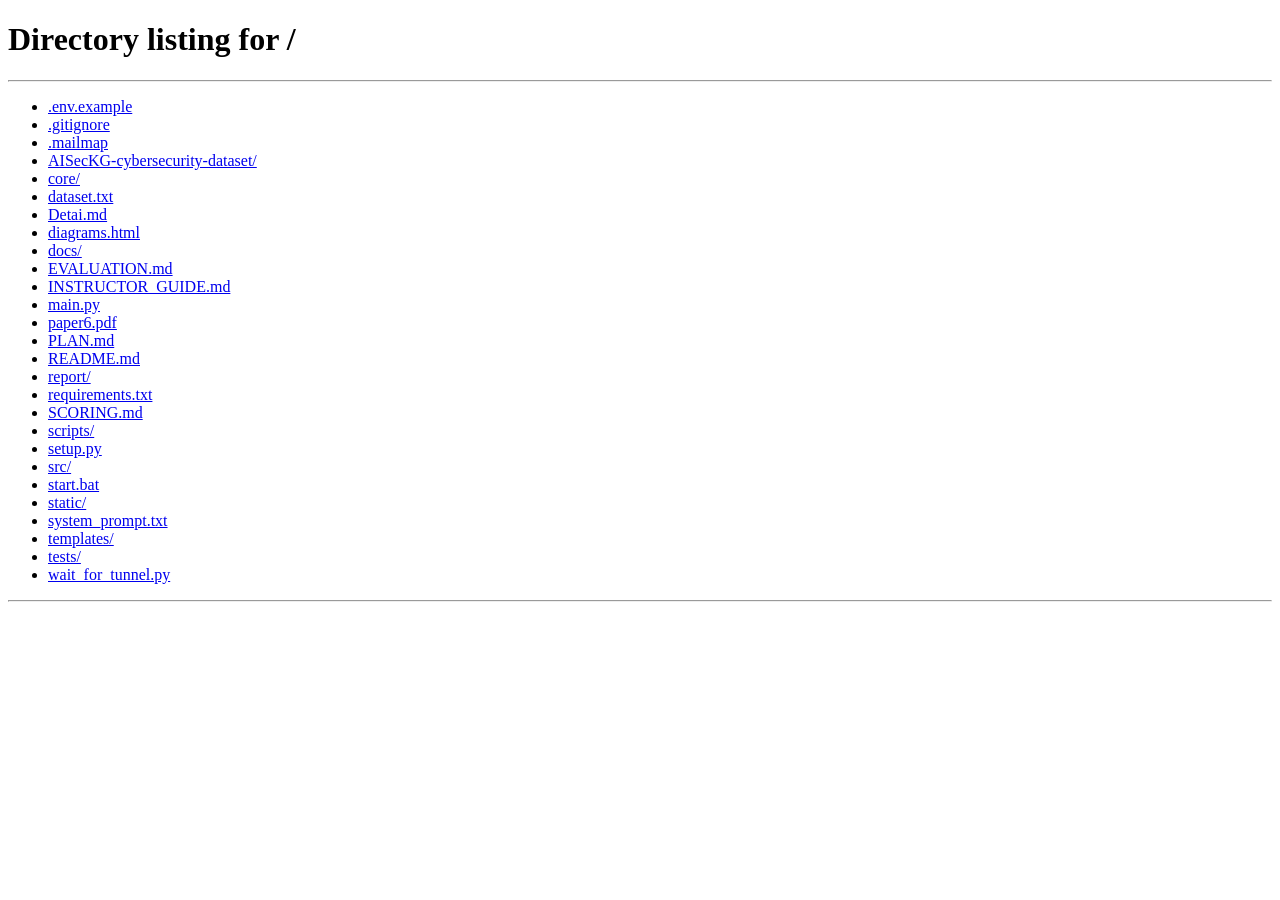
<file: templates/admin.html>
<!DOCTYPE html>
<html lang="en">
<head>
<meta charset="UTF-8">
<meta name="viewport" content="width=device-width, initial-scale=1.0">
<title>Admin Panel — Tysor Security AI</title>
<link rel="stylesheet" href="/static/style.css">
<style>
.admin-app { display: flex; height: 100vh; }

/* Sidebar */
.admin-sidebar { width: 280px; min-width: 280px; background: var(--sidebar-bg); display: flex; flex-direction: column; border-right: 1px solid var(--border-color); overflow: hidden; }
.admin-sidebar-brand { padding: 16px 16px 12px; border-bottom: 1px solid var(--border-color); }
.admin-sidebar-brand .brand-top { display: flex; align-items: center; gap: 10px; }
.admin-sidebar-brand .brand-icon { width: 34px; height: 34px; border-radius: 10px; background: var(--accent); color: #fff; display: flex; align-items: center; justify-content: center; font-size: 18px; flex-shrink: 0; }
.admin-sidebar-brand .brand-text { line-height: 1.2; }
.admin-sidebar-brand .brand-title { font-size: 15px; font-weight: 700; color: var(--sidebar-text-hover); }
.admin-sidebar-brand .brand-sub { font-size: 11px; color: var(--text-muted); letter-spacing: 0.3px; }

.admin-nav { flex: 1; padding: 8px; overflow-y: auto; }
.admin-nav-item { display: flex; align-items: center; gap: 10px; padding: 9px 12px; margin-bottom: 2px; border-radius: 8px; cursor: pointer; font-size: 13px; color: var(--sidebar-text); transition: all 0.12s; border: none; background: none; width: 100%; text-align: left; font-family: inherit; }
.admin-nav-item:hover { background: var(--sidebar-hover); color: var(--sidebar-text-hover); }
.admin-nav-item.active { background: var(--accent); color: #fff; font-weight: 500; }
.admin-nav-item .nav-icon { font-size: 15px; width: 20px; text-align: center; }
.admin-nav-item .nav-tag { margin-left: auto; font-size: 10px; padding: 1px 7px; border-radius: 20px; background: var(--sidebar-hover); color: var(--text-muted); }
.admin-nav-item.active .nav-tag { background: rgba(255,255,255,0.2); color: #fff; }

.admin-sidebar-user { border-top: 1px solid var(--border-color); padding: 10px 12px; display: flex; align-items: center; gap: 10px; }
.admin-sidebar-user .user-avatar { width: 32px; height: 32px; border-radius: 8px; background: var(--accent); color: #fff; display: flex; align-items: center; justify-content: center; font-size: 14px; font-weight: 600; flex-shrink: 0; }
.admin-sidebar-user .user-meta { flex: 1; min-width: 0; }
.admin-sidebar-user .user-name { font-size: 13px; font-weight: 500; color: var(--sidebar-text-hover); white-space: nowrap; overflow: hidden; text-overflow: ellipsis; }
.admin-sidebar-user .user-role { font-size: 11px; color: var(--accent); font-weight: 500; }
.admin-logout-btn { background: none; border: none; color: var(--text-muted); cursor: pointer; padding: 6px; border-radius: 6px; display: flex; transition: all 0.12s; }
.admin-logout-btn:hover { color: var(--danger); background: rgba(239,83,80,0.1); }

/* Main */
.admin-main { flex: 1; display: flex; flex-direction: column; min-width: 0; background: var(--main-bg); }
.admin-topbar { display: flex; align-items: center; justify-content: space-between; padding: 0 24px; height: 56px; flex-shrink: 0; border-bottom: 1px solid var(--border-color); background: var(--sidebar-bg); }
.admin-topbar-left { display: flex; align-items: center; gap: 12px; }
.admin-topbar-left h1 { font-size: 17px; font-weight: 600; color: var(--text-primary); }
.admin-topbar-breadcrumb { font-size: 12px; color: var(--text-muted); }
.admin-topbar-right { display: flex; align-items: center; gap: 10px; }
.admin-topbar-right .username { font-size: 12px; color: var(--text-secondary); }
.btn-back-chat { padding: 6px 14px; background: var(--user-bubble); color: var(--text-primary); border-radius: 6px; text-decoration: none; font-size: 12px; font-weight: 500; transition: background 0.12s; white-space: nowrap; }
.btn-back-chat:hover { background: var(--border-color); }

.admin-content { flex: 1; overflow-y: auto; padding: 24px; }
.admin-content-inner { max-width: 1100px; }
.admin-section-desc { font-size: 13px; color: var(--text-secondary); margin-bottom: 20px; line-height: 1.5; }

/* Cards */
.admin-card { background: var(--sidebar-bg); border: 1px solid var(--border-color); border-radius: 12px; overflow: hidden; }
.admin-card-header { padding: 14px 18px; border-bottom: 1px solid var(--border-color); font-size: 13px; font-weight: 600; color: var(--text-primary); display: flex; align-items: center; gap: 8px; }
.admin-card-header .card-icon { width: 18px; text-align: center; font-size: 15px; }

/* Stats */
.admin-stats-grid { display: grid; grid-template-columns: repeat(auto-fill, minmax(170px, 1fr)); gap: 14px; margin-bottom: 24px; }
.admin-stat-card { background: var(--sidebar-bg); border: 1px solid var(--border-color); border-radius: 12px; padding: 18px 16px; transition: border-color 0.15s, transform 0.15s; }
.admin-stat-card:hover { border-color: var(--text-muted); transform: translateY(-1px); }
.admin-stat-card .stat-row { display: flex; align-items: flex-start; justify-content: space-between; }
.admin-stat-card .stat-icon { width: 38px; height: 38px; border-radius: 10px; display: flex; align-items: center; justify-content: center; font-size: 18px; flex-shrink: 0; }
.admin-stat-card .stat-icon.c1 { background: rgba(34,197,94,0.12); }
.admin-stat-card .stat-icon.c2 { background: rgba(59,130,246,0.12); }
.admin-stat-card .stat-icon.c3 { background: rgba(168,85,247,0.12); }
.admin-stat-card .stat-icon.c4 { background: rgba(245,158,11,0.12); }
.admin-stat-card .stat-icon.c5 { background: rgba(236,72,153,0.12); }
.admin-stat-card .stat-icon.c6 { background: rgba(6,182,212,0.12); }
.admin-stat-card .stat-val { font-size: 30px; font-weight: 700; color: var(--text-primary); line-height: 1; }
.admin-stat-card .stat-lbl { font-size: 12px; color: var(--text-secondary); margin-top: 6px; font-weight: 500; }
.admin-stat-card .stat-sub { font-size: 11px; margin-top: 6px; padding: 2px 8px; border-radius: 20px; display: inline-block; }

/* Tables */
.admin-table-wrap { overflow-x: auto; }
.admin-table { width: 100%; border-collapse: collapse; font-size: 13px; }
.admin-table thead th { text-align: left; padding: 10px 14px; font-size: 11px; font-weight: 600; text-transform: uppercase; letter-spacing: 0.5px; color: var(--text-muted); border-bottom: 1px solid var(--border-color); background: var(--main-bg); white-space: nowrap; }
.admin-table tbody tr { border-bottom: 1px solid var(--border-color); transition: background 0.1s; }
.admin-table tbody tr:last-child { border-bottom: none; }
.admin-table tbody tr:hover { background: var(--sidebar-hover); }
.admin-table tbody td { padding: 10px 14px; vertical-align: middle; color: var(--text-primary); }
.admin-table .cell-name { font-weight: 500; white-space: nowrap; }
.admin-table .cell-mono { font-family: var(--font-mono); font-size: 12px; color: var(--text-secondary); }
.admin-table .cell-sm { font-size: 12px; color: var(--text-secondary); }

/* Badges */
.role-badge { display: inline-flex; align-items: center; gap: 4px; padding: 2px 10px; border-radius: 20px; font-size: 11px; font-weight: 500; }
.role-badge.admin { background: rgba(16,163,127,0.12); color: var(--accent); }
.role-badge.user { background: var(--sidebar-hover); color: var(--text-secondary); }
.status-dot { display: inline-flex; align-items: center; gap: 5px; font-size: 12px; }
.status-dot::before { content: ''; width: 7px; height: 7px; border-radius: 50%; flex-shrink: 0; }
.status-dot.online::before { background: #22c55e; }
.status-dot.offline::before { background: var(--text-muted); }
.status-dot.active::before { background: #22c55e; }
.status-dot.inactive::before { background: var(--text-muted); }

.action-btn { background: none; border: none; cursor: pointer; padding: 5px 8px; border-radius: 6px; font-size: 13px; color: var(--text-muted); transition: all 0.12s; display: inline-flex; align-items: center; gap: 4px; }
.action-btn:hover { background: var(--sidebar-hover); color: var(--text-primary); }
.action-btn.danger:hover { color: var(--danger); background: rgba(239,83,80,0.1); }
.action-btn.success:hover { color: #22c55e; background: rgba(34,197,94,0.1); }
.action-btn .btn-label { font-size: 11px; }

/* Model pull */
.model-pull-area { display: flex; gap: 8px; margin-bottom: 14px; }
.model-pull-area input { flex: 1; padding: 9px 14px; background: var(--input-bg); border: 1px solid var(--input-border); border-radius: 8px; color: var(--text-primary); font-size: 13px; outline: none; }
.model-pull-area input:focus { border-color: var(--accent); }
.model-pull-area input::placeholder { color: var(--text-muted); }
.btn-pull-model { padding: 9px 20px; background: var(--accent); color: #fff; border: none; border-radius: 8px; cursor: pointer; font-size: 13px; font-weight: 500; white-space: nowrap; transition: background 0.12s; }
.btn-pull-model:hover { background: var(--accent-hover); }
.btn-pull-model:disabled { opacity: 0.5; cursor: not-allowed; }
.model-pull-status { font-size: 12px; margin-bottom: 12px; min-height: 18px; color: var(--text-secondary); }
.model-pull-status.pulling { color: var(--accent); }
.model-pull-status.success { color: #22c55e; }
.model-pull-status.error { color: #ef4444; }
.pull-progress-bar { height: 3px; border-radius: 2px; background: var(--border-color); margin-bottom: 12px; overflow: hidden; display: none; }
.pull-progress-bar .fill { height: 100%; background: var(--accent); border-radius: 2px; transition: width 0.3s ease; }
.size-badge { font-family: var(--font-mono); font-size: 12px; color: var(--text-muted); }

/* Search inputs */
.search-input { padding: 6px 12px; background: var(--input-bg); border: 1px solid var(--input-border); border-radius: 8px; color: var(--text-primary); font-size: 12px; outline: none; }
.search-input:focus { border-color: var(--accent); }
.search-input::placeholder { color: var(--text-muted); }
.search-input option { background: var(--main-bg); color: var(--text-primary); }
.badge-count { margin-left: auto; font-size: 11px; font-weight: 400; color: var(--text-muted); }

/* Catalog suggestions */
.catalog-suggestions { position: absolute; top: 100%; left: 0; right: 0; background: var(--main-bg); border: 1px solid var(--border-color); border-radius: 8px; max-height: 200px; overflow-y: auto; z-index: 100; margin-top: 2px; box-shadow: 0 8px 24px rgba(0,0,0,0.4); }
.catalog-suggestions .cs-item { display: flex; align-items: center; gap: 8px; padding: 8px 14px; cursor: pointer; font-size: 13px; color: var(--text-primary); transition: background 0.1s; }
.catalog-suggestions .cs-item:hover { background: var(--sidebar-hover); }
.catalog-suggestions .cs-item .cs-cat { font-size: 10px; color: var(--text-muted); margin-left: auto; }
.catalog-suggestions .cs-item .cs-dot { width: 6px; height: 6px; border-radius: 50%; flex-shrink: 0; }

/* Event badges */
.event-badge { font-size: 11px; padding: 2px 10px; border-radius: 20px; font-weight: 500; display: inline-block; }
.event-badge.login { background: rgba(59,130,246,0.1); color: #3b82f6; }
.event-badge.register { background: rgba(34,197,94,0.1); color: #22c55e; }
.event-badge.logout { background: var(--sidebar-hover); color: var(--text-secondary); }
.event-badge.chat { background: rgba(168,85,247,0.1); color: #a855f7; }
.event-badge.admin { background: rgba(245,158,11,0.1); color: #f59e0b; }
.event-badge.login_failed { background: rgba(239,83,80,0.1); color: #ef4444; }
.event-badge.chat_message { background: rgba(16,163,127,0.1); color: var(--accent); }

/* Activity feed */
.activity-feed { padding: 8px 0; }
.activity-item { display: flex; align-items: flex-start; gap: 12px; padding: 10px 14px; border-bottom: 1px solid var(--border-color); transition: background 0.1s; }
.activity-item:last-child { border-bottom: none; }
.activity-item:hover { background: var(--sidebar-hover); }
.activity-item .ai-dot { width: 8px; height: 8px; border-radius: 50%; margin-top: 5px; flex-shrink: 0; }
.activity-item .ai-dot.event { background: var(--accent); }
.activity-item .ai-dot.message { background: #a855f7; }
.activity-item .ai-body { flex: 1; min-width: 0; }
.activity-item .ai-header { display: flex; align-items: center; gap: 8px; margin-bottom: 2px; }
.activity-item .ai-username { font-size: 12px; font-weight: 600; color: var(--text-primary); }
.activity-item .ai-event { font-size: 11px; }
.activity-item .ai-detail { font-size: 12px; color: var(--text-secondary); overflow: hidden; text-overflow: ellipsis; white-space: nowrap; }
.activity-item .ai-time { font-size: 11px; color: var(--text-muted); flex-shrink: 0; white-space: nowrap; }

/* Top users */
.top-users-grid { display: grid; gap: 6px; padding: 6px 0; }
.top-user-item { display: flex; align-items: center; gap: 10px; padding: 8px 12px; border-radius: 8px; transition: background 0.1s; cursor: pointer; }
.top-user-item:hover { background: var(--sidebar-hover); }
.top-user-item .tu-rank { width: 20px; text-align: center; font-size: 12px; font-weight: 600; color: var(--text-muted); }
.top-user-item .tu-rank.gold { color: #f59e0b; }
.top-user-item .tu-rank.silver { color: #94a3b8; }
.top-user-item .tu-rank.bronze { color: #cd7f32; }
.top-user-item .tu-avatar { width: 28px; height: 28px; border-radius: 8px; background: var(--sidebar-hover); display: flex; align-items: center; justify-content: center; font-size: 12px; color: var(--text-primary); flex-shrink: 0; font-weight: 600; }
.top-user-item .tu-name { flex: 1; font-size: 13px; font-weight: 500; color: var(--text-primary); }
.top-user-item .tu-msgs { font-size: 12px; color: var(--text-muted); font-family: var(--font-mono); }
.top-user-item .tu-bar { width: 60px; height: 4px; border-radius: 2px; background: var(--border-color); overflow: hidden; }
.top-user-item .tu-bar .fill { height: 100%; border-radius: 2px; background: var(--accent); }

/* Message chart */
.msg-chart { display: flex; align-items: flex-end; gap: 4px; height: 60px; padding: 6px 0; }
.msg-chart .bar { flex: 1; border-radius: 3px 3px 0 0; min-height: 4px; transition: height 0.3s; background: var(--accent); opacity: 0.7; }
.msg-chart .bar:hover { opacity: 1; }

/* Dashboard row */
.dash-row { display: grid; grid-template-columns: 1fr 1fr; gap: 16px; margin-bottom: 16px; }
.dash-panel { background: var(--sidebar-bg); border: 1px solid var(--border-color); border-radius: 12px; padding: 16px; }
.dash-panel h3 { font-size: 13px; font-weight: 600; color: var(--text-primary); margin-bottom: 10px; display: flex; align-items: center; gap: 8px; }
.dash-panel .panel-sub { font-size: 11px; color: var(--text-muted); margin-left: auto; font-weight: 400; }

/* User detail modal */
.user-modal-overlay { position: fixed; inset: 0; z-index: 300; display: flex; align-items: flex-start; justify-content: center; padding-top: 40px; }
.user-modal-backdrop { position: absolute; inset: 0; background: rgba(0,0,0,0.6); }
.user-modal { position: relative; background: var(--main-bg); border: 1px solid var(--border-color); border-radius: 14px; width: 95%; max-width: 800px; max-height: 85vh; box-shadow: 0 20px 60px rgba(0,0,0,0.5); display: flex; flex-direction: column; overflow: hidden; }
.user-modal-header { display: flex; align-items: center; gap: 14px; padding: 18px 20px; border-bottom: 1px solid var(--border-color); }
.user-modal-header .um-avatar { width: 40px; height: 40px; border-radius: 10px; background: var(--accent); color: #fff; display: flex; align-items: center; justify-content: center; font-size: 18px; font-weight: 600; }
.user-modal-header .um-info { flex: 1; }
.user-modal-header .um-name { font-size: 16px; font-weight: 600; color: var(--text-primary); }
.user-modal-header .um-meta { font-size: 12px; color: var(--text-secondary); margin-top: 2px; }
.user-modal-close { width: 32px; height: 32px; border: none; background: none; color: var(--text-muted); font-size: 20px; cursor: pointer; border-radius: 8px; display: flex; align-items: center; justify-content: center; transition: all 0.12s; }
.user-modal-close:hover { background: var(--sidebar-hover); color: var(--text-primary); }
.user-modal-body { padding: 16px 20px; overflow-y: auto; }
.user-modal-tabs { display: flex; gap: 2px; margin-bottom: 14px; }
.user-modal-tab { padding: 7px 16px; border: none; background: none; color: var(--text-secondary); cursor: pointer; font-size: 13px; font-weight: 500; border-radius: 6px; transition: all 0.12s; }
.user-modal-tab:hover { background: var(--sidebar-hover); color: var(--text-primary); }
.user-modal-tab.active { background: var(--sidebar-active); color: var(--text-primary); }

/* Conversation preview */
.conv-preview { font-size: 12px; color: var(--text-secondary); overflow: hidden; text-overflow: ellipsis; white-space: nowrap; max-width: 240px; }

/* System grid */
.admin-sys-grid { display: grid; grid-template-columns: 1fr 1fr; gap: 16px; }
.admin-sys-card { background: var(--sidebar-bg); border: 1px solid var(--border-color); border-radius: 12px; padding: 18px; }
.admin-sys-card.full { grid-column: 1 / -1; }
.admin-sys-card h3 { font-size: 12px; font-weight: 600; color: var(--text-muted); text-transform: uppercase; letter-spacing: 0.8px; margin-bottom: 14px; display: flex; align-items: center; gap: 7px; }
.admin-sys-card h3 .sys-card-icon { font-size: 14px; }
.admin-sys-row { display: flex; justify-content: space-between; align-items: center; padding: 7px 0; font-size: 13px; border-bottom: 1px solid var(--border-color); }
.admin-sys-row:last-child { border-bottom: none; }
.admin-sys-row .sys-label { color: var(--text-secondary); }
.admin-sys-row .sys-value { color: var(--text-primary); font-weight: 500; }
.admin-sys-row .sys-value.ok { color: #22c55e; }
.admin-sys-row .sys-value.err { color: #ef4444; }
.admin-sys-row .sys-value.warn { color: #f59e0b; }
.admin-sys-progress { height: 4px; border-radius: 2px; background: var(--border-color); margin: 6px 0 2px; overflow: hidden; }
.admin-sys-progress .fill { height: 100%; border-radius: 2px; transition: width 0.5s; }

.admin-empty { text-align: center; padding: 40px 20px; color: var(--text-muted); font-size: 13px; }
.admin-empty .empty-icon { font-size: 32px; margin-bottom: 8px; }
.admin-empty .empty-text { font-size: 13px; }
.admin-empty .empty-sub { font-size: 11px; color: var(--text-muted); margin-top: 4px; }

@media (max-width: 900px) {
  .admin-sidebar { width: 220px; min-width: 220px; }
  .admin-stats-grid { grid-template-columns: repeat(2, 1fr); }
  .dash-row { grid-template-columns: 1fr; }
  .admin-sys-grid { grid-template-columns: 1fr; }
}
@media (max-width: 640px) {
  .admin-app { flex-direction: column; }
  .admin-sidebar { width: 100%; min-width: 100%; height: auto; max-height: 48px; overflow: hidden; flex-direction: row; padding: 0; }
  .admin-sidebar:hover, .admin-sidebar:focus-within { max-height: 100vh; overflow-y: auto; }
  .admin-sidebar-brand { padding: 10px 12px; border-bottom: none; }
  .admin-sidebar-brand .brand-top { gap: 6px; }
  .admin-sidebar-brand .brand-title { font-size: 13px; }
  .admin-sidebar-brand .brand-sub { display: none; }
  .admin-nav { display: flex; flex-wrap: wrap; gap: 2px; padding: 4px 8px; }
  .admin-nav-item { font-size: 11px; padding: 6px 8px; flex: 1 0 auto; min-width: 0; }
  .admin-nav-item .nav-icon { font-size: 13px; width: 16px; }
  .admin-nav-item .nav-tag { display: none; }
  .admin-sidebar-user { display: none; }
  .admin-main { min-height: 0; }
  .admin-topbar { padding: 0 12px; height: 44px; }
  .admin-topbar-left h1 { font-size: 14px; }
  .admin-topbar-breadcrumb { display: none; }
  .admin-content { padding: 12px; }
  .admin-stats-grid { grid-template-columns: 1fr 1fr; gap: 8px; }
  .admin-stat-card { padding: 12px; }
  .admin-stat-card .stat-val { font-size: 22px; }
  .admin-table-wrap { margin: 0 -12px; }
  .admin-table { font-size: 12px; }
  .admin-table thead th { font-size: 10px; padding: 6px 8px; }
  .admin-table tbody td { padding: 6px 8px; }
  .admin-card-header { flex-wrap: wrap; gap: 4px; }
  .admin-card-header .badge-count { display: none; }
  .search-input { width: 100px !important; font-size: 11px !important; }
  .model-pull-area { flex-direction: column; }
  .dash-row { grid-template-columns: 1fr; gap: 10px; }
  .admin-sys-grid { grid-template-columns: 1fr; }
  .user-modal { width: 100%; max-width: 100%; margin: 0; border-radius: 12px 12px 0 0; max-height: 90vh; top: auto; bottom: 0; position: fixed; }
  .user-modal-overlay { align-items: flex-end; padding: 0; }
  .conv-preview { max-width: 80px; }
  .admin-section-desc { font-size: 12px; margin-bottom: 12px; }
}
@media (max-width: 480px) {
  .admin-stats-grid { grid-template-columns: 1fr 1fr; gap: 6px; }
  .admin-stat-card { padding: 10px; }
  .admin-stat-card .stat-val { font-size: 18px; }
  .admin-table .cell-name { font-size: 11px; }
  .admin-table .cell-mono { font-size: 10px; }
  .admin-table .cell-sm { font-size: 10px; }
  .admin-nav-item { font-size: 10px; padding: 4px 6px; }
}
</style>
</head>
<body>
<div class="admin-app">
  <!-- Sidebar -->
  <aside class="admin-sidebar">
    <div class="admin-sidebar-brand">
      <div class="brand-top">
        <div class="brand-icon">🛡</div>
        <div class="brand-text">
          <div class="brand-title">Tysor Admin</div>
          <div class="brand-sub">Security Control Panel</div>
        </div>
      </div>
    </div>
    <nav class="admin-nav">
      <button class="admin-nav-item active" data-section="dashboard">
        <span class="nav-icon">📊</span> Dashboard
      </button>
      <button class="admin-nav-item" data-section="activity">
        <span class="nav-icon">📡</span> Activity
      </button>
      <button class="admin-nav-item" data-section="users">
        <span class="nav-icon">👥</span> Users
        <span class="nav-tag" id="navUsersCount">0</span>
      </button>
      <button class="admin-nav-item" data-section="models">
        <span class="nav-icon">🤖</span> Models
        <span class="nav-tag" id="navModelsCount">0</span>
      </button>
      <button class="admin-nav-item" data-section="conversations">
        <span class="nav-icon">💬</span> Conversations
        <span class="nav-tag" id="navConvsCount">0</span>
      </button>
      <button class="admin-nav-item" data-section="audit">
        <span class="nav-icon">🔍</span> Audit Logs
      </button>
      <button class="admin-nav-item" data-section="system">
        <span class="nav-icon">🔧</span> System
      </button>
    </nav>
    <div class="admin-sidebar-user">
      <div class="user-avatar" id="adminSidebarAvatar">A</div>
      <div class="user-meta">
        <div class="user-name" id="adminSidebarName">Admin</div>
        <div class="user-role">Administrator</div>
      </div>
      <button class="admin-logout-btn" id="adminLogoutBtn" title="Logout">
        <svg width="16" height="16" viewBox="0 0 24 24" fill="none" stroke="currentColor" stroke-width="2"><path d="M9 21H5a2 2 0 0 1-2-2V5a2 2 0 0 1 2-2h4"/><polyline points="16 17 21 12 16 7"/><line x1="21" y1="12" x2="9" y2="12"/></svg>
      </button>
    </div>
  </aside>

  <!-- Main -->
  <div class="admin-main">
    <div class="admin-topbar">
      <div class="admin-topbar-left">
        <span class="admin-topbar-breadcrumb">Admin</span>
        <h1 id="adminSectionTitle">Dashboard</h1>
      </div>
      <div class="admin-topbar-right">
        <span class="username" id="adminTopbarName">admin</span>
        <a href="/chat" class="btn-back-chat">← Back to Chat</a>
      </div>
    </div>

    <div class="admin-content">
      <div class="admin-content-inner">

        <!-- ==================== DASHBOARD ==================== -->
        <div class="admin-section-content" id="section-dashboard">
          <div class="admin-section-desc">Real-time overview — monitor users, conversations, and system-wide activity at a glance.</div>
          <div class="admin-stats-grid" id="adminQuickStats"></div>
          <div class="dash-row">
            <div class="dash-panel">
              <h3><span>📡</span> Live Activity Feed <span class="panel-sub" id="dashActivityCount">—</span></h3>
              <div id="dashActivityFeed"><div class="admin-empty" style="padding:20px">Loading...</div></div>
            </div>
            <div class="dash-panel">
              <h3><span>🏆</span> Top Active Users <span class="panel-sub" id="dashTopUsersCount">—</span></h3>
              <div id="dashTopUsers"><div class="admin-empty" style="padding:20px">Loading...</div></div>
            </div>
          </div>
          <div class="dash-row" style="grid-template-columns:1fr">
            <div class="dash-panel">
              <h3><span>📈</span> Messages Activity <span class="panel-sub">last 7 days</span></h3>
              <div id="dashMsgChart" style="height:80px;display:flex;align-items:flex-end;gap:6px;padding:8px 0"></div>
            </div>
          </div>
        </div>

        <!-- ==================== ACTIVITY TAB ==================== -->
        <div class="admin-section-content" id="section-activity" style="display:none">
          <div class="admin-section-desc">System-wide activity feed — every event and message across all users in real time.</div>
          <div class="admin-card">
            <div class="admin-card-header">
              <span class="card-icon">📡</span> Activity Feed
              <span style="margin-left:auto;font-size:11px;font-weight:400;color:var(--text-muted)" id="activityTotalLabel">loading...</span>
            </div>
            <div id="adminActivityList"><div class="admin-empty" style="padding:30px">Loading...</div></div>
          </div>
        </div>

        <!-- ==================== USERS ==================== -->
        <div class="admin-section-content" id="section-users" style="display:none">
          <div class="admin-section-desc">All registered users. Click a row to view detailed activity and conversations.</div>
          <div class="admin-card">
            <div class="admin-card-header">
              <span class="card-icon">👥</span> Registered Users
              <span class="badge-count" id="usersCountBadge">0</span>
            </div>
            <div class="admin-table-wrap">
              <table class="admin-table">
                <thead>
                  <tr>
                    <th>User</th>
                    <th>Email</th>
                    <th>Role</th>
                    <th>Status</th>
                    <th>Chats</th>
                    <th>Last Active</th>
                    <th>Joined</th>
                    <th>Actions</th>
                  </tr>
                </thead>
                <tbody id="adminUserList"><tr><td colspan="8" class="admin-empty">Loading...</td></tr></tbody>
              </table>
            </div>
          </div>
        </div>

        <!-- ==================== MODELS ==================== -->
        <div class="admin-section-content" id="section-models" style="display:none">
          <div class="admin-section-desc">Pull new models from Ollama, browse the catalog, and manage installed models.</div>
          <div class="admin-card" style="margin-bottom:16px">
            <div class="admin-card-header"><span class="card-icon">📥</span> Pull Model <span style="margin-left:auto;font-weight:400;font-size:11px;color:var(--text-muted)">Type a model name to pull from Ollama</span></div>
            <div style="padding:14px 18px">
              <div class="model-pull-area">
                <div style="flex:1;position:relative">
                  <input type="text" id="adminModelInput" placeholder="Type model name (e.g. llama3.2:3b)..." autocomplete="off" style="width:100%">
                  <div id="adminModelSuggest" class="catalog-suggestions" style="display:none"></div>
                </div>
                <button class="btn-pull-model" id="adminModelPullBtn">Pull</button>
              </div>
              <div class="pull-progress-bar" id="pullProgressBar"><div class="fill" id="pullProgressFill"></div></div>
              <div class="model-pull-status" id="adminModelStatus"></div>
            </div>
          </div>
          <div class="admin-card">
            <div class="admin-card-header">
              <span class="card-icon">📦</span> Installed Models
              <span class="badge-count" id="modelsCountBadge">0</span>
              <div style="margin-left:auto;display:flex;gap:6px">
                <input type="text" id="adminModelFilter" placeholder="Filter models..." class="search-input" style="width:160px">
              </div>
            </div>
            <div class="admin-table-wrap">
              <table class="admin-table">
                <thead>
                  <tr>
                    <th style="width:30%">Model</th>
                    <th style="width:12%">Category</th>
                    <th>Description</th>
                    <th style="width:10%">Size</th>
                    <th style="width:12%">Modified</th>
                    <th style="width:8%">Digest</th>
                    <th style="width:6%"></th>
                  </tr>
                </thead>
                <tbody id="adminModelList"><tr><td colspan="7" class="admin-empty">Loading...</td></tr></tbody>
              </table>
            </div>
          </div>
        </div>

        <!-- ==================== CONVERSATIONS ==================== -->
        <div class="admin-section-content" id="section-conversations" style="display:none">
          <div class="admin-section-desc">Browse all conversations across all users. Click a row to view in chat.</div>
          <div class="admin-card">
            <div class="admin-card-header">
              <span class="card-icon">💬</span> Conversations
              <span class="badge-count" id="convsCountBadge">0</span>
              <div style="margin-left:auto;display:flex;gap:6px">
                <input type="text" id="adminConvSearch" placeholder="Search by title..." class="search-input" style="width:180px">
                <button class="btn-pull-model" id="adminConvRefreshBtn" style="padding:5px 12px;font-size:11px">⟳</button>
              </div>
            </div>
            <div class="admin-table-wrap">
              <table class="admin-table">
                <thead>
                  <tr>
                    <th style="width:28%">Title</th>
                    <th style="width:12%">User</th>
                    <th style="width:6%">Msgs</th>
                    <th>Last Message</th>
                    <th style="width:12%">Created</th>
                    <th style="width:12%">Updated</th>
                  </tr>
                </thead>
                <tbody id="adminConvList"><tr><td colspan="6" class="admin-empty">Loading...</td></tr></tbody>
              </table>
            </div>
          </div>
        </div>

        <!-- ==================== AUDIT ==================== -->
        <div class="admin-section-content" id="section-audit" style="display:none">
          <div class="admin-section-desc">Security audit trail — every significant event across the system.</div>
          <div class="admin-card">
            <div class="admin-card-header">
              <span class="card-icon">🔍</span> Audit Log
              <span class="badge-count" id="auditCountBadge">0</span>
              <div style="margin-left:auto;display:flex;gap:6px">
                <select id="auditEventFilter" class="search-input" style="width:140px">
                  <option value="">All Events</option>
                  <option value="login">Login</option>
                  <option value="login_failed">Login Failed</option>
                  <option value="register">Register</option>
                  <option value="logout">Logout</option>
                  <option value="chat">Chat</option>
                  <option value="admin">Admin</option>
                </select>
                <input type="text" id="auditUserSearch" placeholder="Filter by user..." class="search-input" style="width:150px">
              </div>
            </div>
            <div class="admin-table-wrap">
              <table class="admin-table">
                <thead>
                  <tr>
                    <th style="width:14%">Event</th>
                    <th>Detail</th>
                    <th style="width:12%">User</th>
                    <th style="width:12%">IP</th>
                    <th style="width:14%">When</th>
                  </tr>
                </thead>
                <tbody id="adminAuditList"><tr><td colspan="5" class="admin-empty">Loading...</td></tr></tbody>
              </table>
            </div>
          </div>
        </div>

        <!-- ==================== SYSTEM ==================== -->
        <div class="admin-section-content" id="section-system" style="display:none">
          <div class="admin-section-desc">System health — server resources, Ollama status, process information, and public tunnel.</div>
          <div class="admin-sys-grid" id="adminSysInfo"></div>
          <div class="admin-card" style="margin-top:16px">
            <div class="admin-card-header"><span class="card-icon">🌐</span> Cloudflare Tunnel <span style="margin-left:auto;font-weight:400;font-size:11px;color:var(--text-muted)">Expose to internet via trycloudflare.com</span></div>
            <div style="padding:14px 18px;display:flex;align-items:center;gap:12px;flex-wrap:wrap">
              <button class="btn-pull-model" id="tunnelStartBtn" style="font-size:12px">▶ Start Tunnel</button>
              <button class="btn-pull-model" id="tunnelStopBtn" style="font-size:12px;background:var(--danger)" disabled>■ Stop</button>
              <span id="tunnelStatus" style="font-size:12px;color:var(--text-muted)">Not running</span>
              <span id="tunnelUrl" style="font-size:12px;font-family:var(--font-mono);color:var(--accent);word-break:break-all"></span>
            </div>
          </div>
        </div>

      </div>
    </div>
  </div>
</div>

<!-- User Detail Modal -->
<div id="userModal" class="user-modal-overlay" style="display:none">
  <div class="user-modal-backdrop" onclick="closeUserModal()"></div>
  <div class="user-modal">
    <div class="user-modal-header">
      <div class="um-avatar" id="umAvatar">?</div>
      <div class="um-info">
        <div class="um-name" id="umName">—</div>
        <div class="um-meta" id="umMeta">—</div>
      </div>
      <button class="user-modal-close" onclick="closeUserModal()">✕</button>
    </div>
    <div class="user-modal-body">
      <div class="user-modal-tabs">
        <button class="user-modal-tab active" data-umtab="activity">Activity Log</button>
        <button class="user-modal-tab" data-umtab="conversations">Conversations</button>
      </div>
      <div id="umActivityTab"><div class="admin-empty">Loading...</div></div>
      <div id="umConversationsTab" style="display:none"><div class="admin-empty">Loading...</div></div>
    </div>
  </div>
</div>

<script src="/static/admin.js"></script>
</body>
</html>
</file>
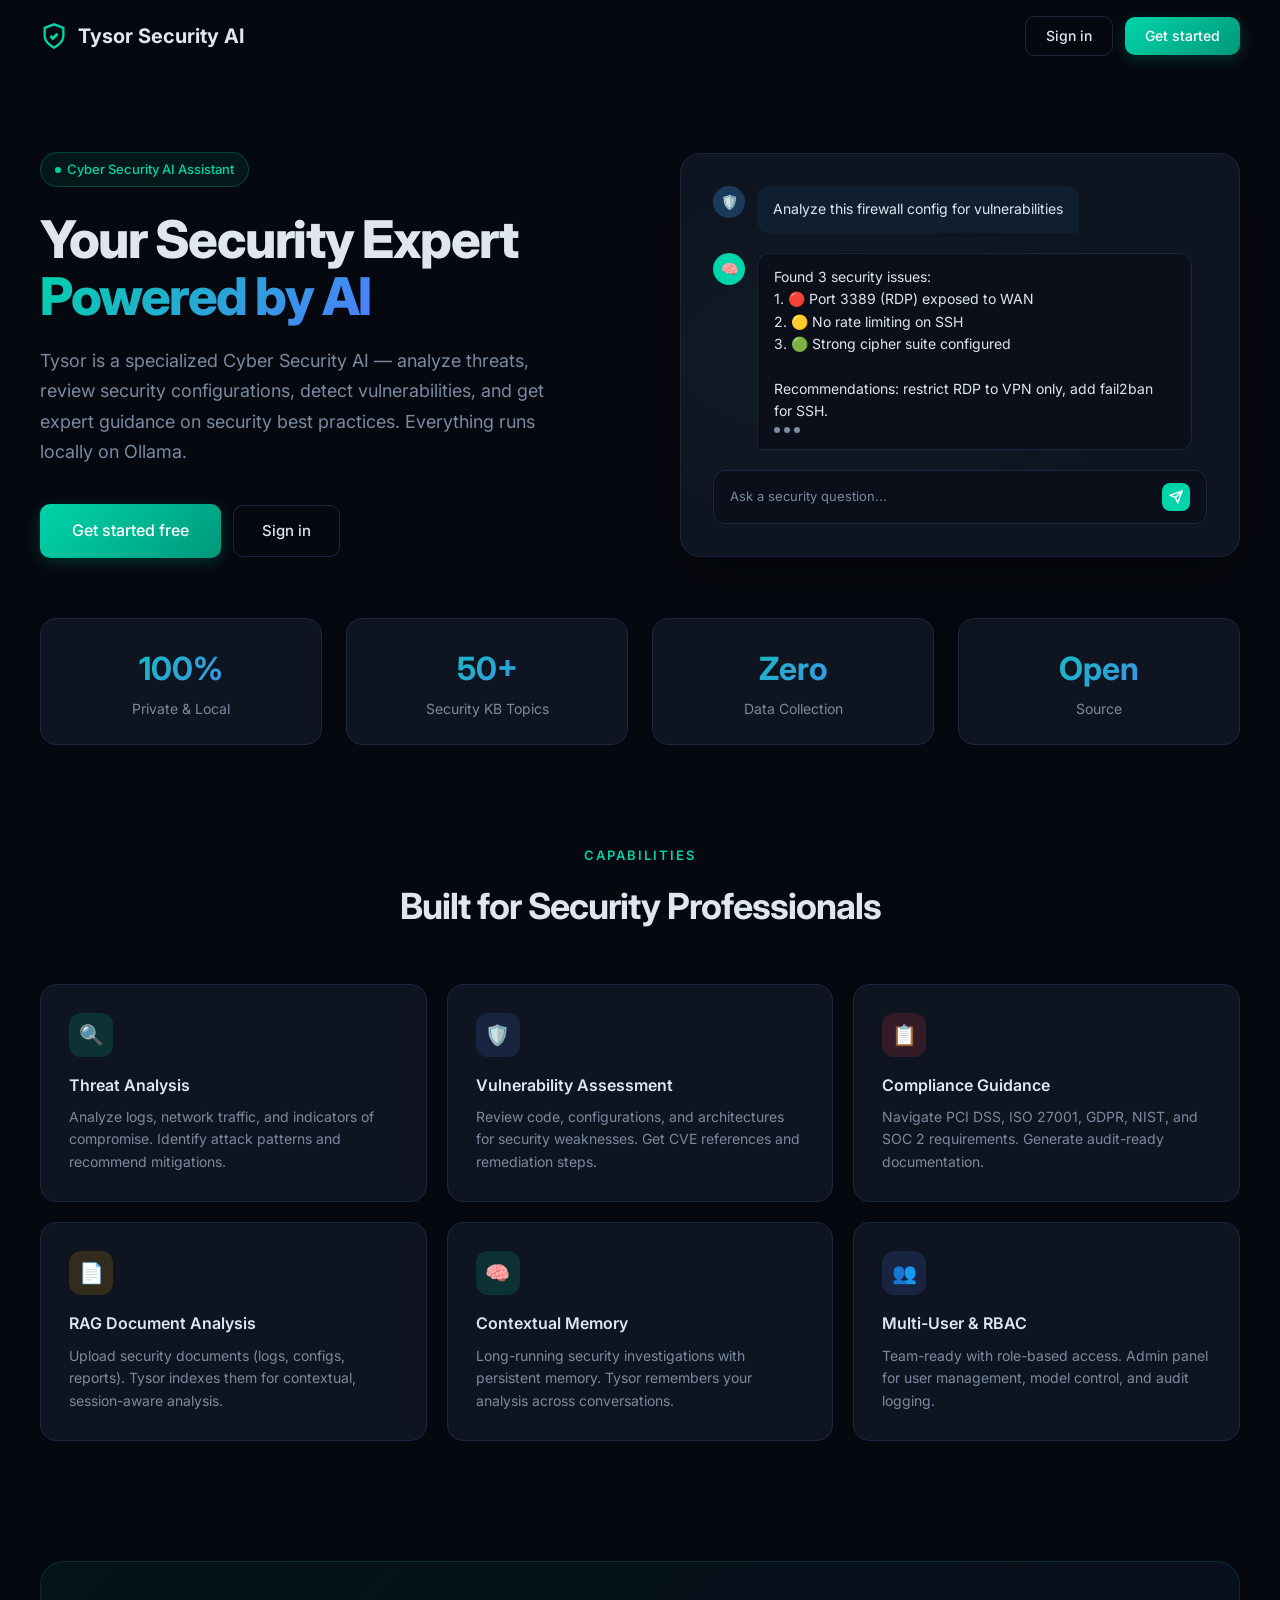
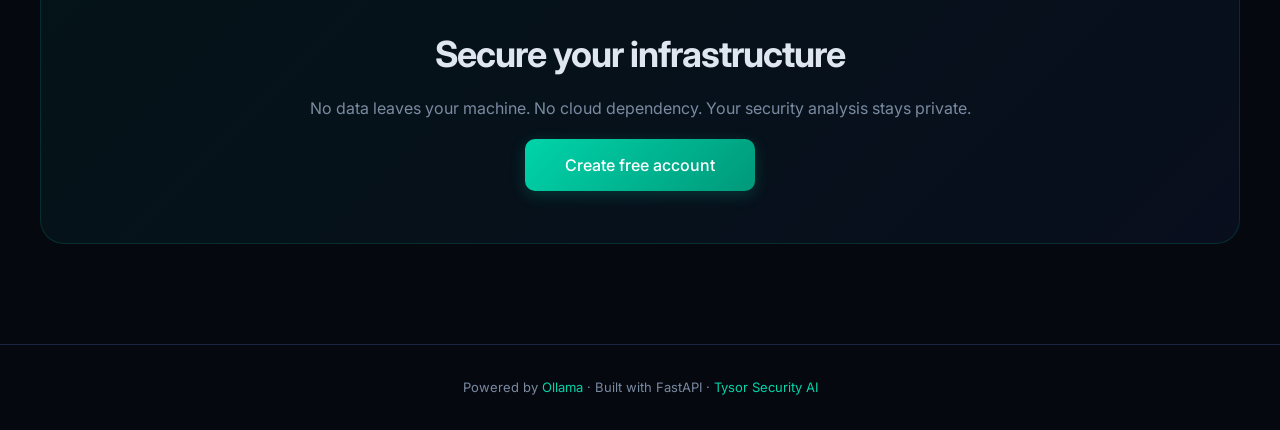
<file: templates/dashboard.html>
<!DOCTYPE html>
<html lang="en">
<head>
<meta charset="UTF-8">
<meta name="viewport" content="width=device-width, initial-scale=1.0">
<title>Tysor - Cyber Security AI</title>
<link rel="preconnect" href="https://fonts.googleapis.com">
<link href="https://fonts.googleapis.com/css2?family=Inter:wght@300;400;500;600;700;800&display=swap" rel="stylesheet">
<style>
*, *::before, *::after { box-sizing: border-box; margin: 0; padding: 0; }

:root {
  --bg: #05080f;
  --bg2: #0a0f1a;
  --card: #0f1520;
  --card-hover: #151d2e;
  --border: #1a2540;
  --text: #e0e6f0;
  --text2: #7a8aa0;
  --accent: #00d4aa;
  --accent-glow: rgba(0, 212, 170, 0.2);
  --accent2: #4f7cff;
  --danger: #ff4757;
  --warning: #ffa502;
  --gradient: linear-gradient(135deg, #00d4aa, #4f7cff);
  --gradient2: linear-gradient(135deg, #00d4aa 0%, #00997a 100%);
}

body {
  font-family: 'Inter', -apple-system, BlinkMacSystemFont, 'Segoe UI', sans-serif;
  background: var(--bg);
  color: var(--text);
  min-height: 100vh;
  line-height: 1.6;
  -webkit-font-smoothing: antialiased;
}

nav {
  display: flex; align-items: center; justify-content: space-between;
  padding: 16px 40px; max-width: 1280px; margin: 0 auto;
}

.logo {
  display: flex; align-items: center; gap: 10px;
  font-size: 20px; font-weight: 700; color: var(--text);
}
.logo svg { color: var(--accent); }

.nav-buttons { display: flex; gap: 12px; align-items: center; }

.btn-outline {
  padding: 8px 20px; border: 1px solid var(--border); border-radius: 10px;
  background: none; color: var(--text); cursor: pointer;
  font-size: 14px; font-weight: 500; font-family: inherit;
  transition: all 0.2s; text-decoration: none;
}
.btn-outline:hover { border-color: var(--text2); background: var(--card); }

.btn-primary {
  padding: 8px 20px; border: none; border-radius: 10px;
  background: var(--gradient2); color: #fff; cursor: pointer;
  font-size: 14px; font-weight: 500; font-family: inherit;
  transition: all 0.2s; text-decoration: none;
  box-shadow: 0 4px 16px var(--accent-glow);
}
.btn-primary:hover { transform: translateY(-1px); box-shadow: 0 6px 24px var(--accent-glow); }

.hero {
  max-width: 1280px; margin: 0 auto; padding: 80px 40px 60px;
  display: flex; align-items: center; gap: 80px;
}

.hero-content { flex: 1; }

.hero-badge {
  display: inline-flex; align-items: center; gap: 6px;
  padding: 6px 14px; background: rgba(0, 212, 170, 0.08);
  border: 1px solid rgba(0, 212, 170, 0.25); border-radius: 100px;
  font-size: 13px; color: var(--accent); font-weight: 500; margin-bottom: 24px;
}
.hero-badge span { width: 6px; height: 6px; background: var(--accent); border-radius: 50%; animation: pulse 2s infinite; }
@keyframes pulse { 0%, 100% { opacity: 1; } 50% { opacity: 0.3; } }

.hero h1 {
  font-size: 52px; font-weight: 800; line-height: 1.1;
  letter-spacing: -1.5px; margin-bottom: 20px;
}
.hero h1 span { background: var(--gradient); -webkit-background-clip: text; -webkit-text-fill-color: transparent; background-clip: text; }

.hero p {
  font-size: 18px; color: var(--text2); max-width: 520px; margin-bottom: 36px; line-height: 1.7;
}

.hero-actions { display: flex; gap: 12px; align-items: center; }
.hero-actions .btn-primary { padding: 14px 32px; font-size: 16px; }
.hero-actions .btn-outline { padding: 13px 28px; font-size: 15px; }

.hero-visual { flex: 1; position: relative; }

.hero-card {
  background: var(--card); border: 1px solid var(--border); border-radius: 20px;
  padding: 32px; position: relative; overflow: hidden;
  box-shadow: 0 20px 60px rgba(0,0,0,0.4);
}

.hero-card::before {
  content: ''; position: absolute; inset: 0; opacity: 0.04;
  background: radial-gradient(ellipse at 30% 50%, var(--accent) 0%, transparent 60%);
}

.mock-message { display: flex; gap: 12px; margin-bottom: 20px; position: relative; }
.mock-message:last-child { margin-bottom: 0; }
.mock-avatar {
  width: 32px; height: 32px; border-radius: 50%; flex-shrink: 0;
  display: flex; align-items: center; justify-content: center; font-size: 14px;
}
.mock-avatar.user { background: #1a3a5c; }
.mock-avatar.ai { background: var(--accent); }

.mock-bubble {
  padding: 12px 16px; border-radius: 12px; font-size: 14px; line-height: 1.6;
  max-width: 88%;
}
.mock-bubble.user { background: #0f1f30; border-bottom-right-radius: 4px; }
.mock-bubble.ai {
  background: var(--bg2); border: 1px solid var(--border); border-bottom-left-radius: 4px;
  color: var(--text);
}
.mock-bubble .typing { display: flex; gap: 4px; padding: 4px 0; }
.mock-bubble .typing span {
  width: 6px; height: 6px; background: var(--text2); border-radius: 50%;
  animation: typing 1.4s infinite;
}
.mock-bubble .typing span:nth-child(2) { animation-delay: 0.2s; }
.mock-bubble .typing span:nth-child(3) { animation-delay: 0.4s; }
@keyframes typing { 0%,60%,100% { opacity: 0.3; } 30% { opacity: 1; } }

.mock-input {
  margin-top: 20px; padding: 12px 16px; background: var(--bg2);
  border: 1px solid var(--border); border-radius: 12px; position: relative;
  display: flex; align-items: center; gap: 8px;
}
.mock-input span { flex: 1; color: var(--text2); font-size: 13px; }
.mock-input .send-dot {
  width: 28px; height: 28px; border-radius: 8px; background: var(--accent);
  display: flex; align-items: center; justify-content: center;
}

.stats {
  display: flex; gap: 24px; max-width: 1280px; margin: 0 auto; padding: 0 40px 40px;
}
.stat-card {
  flex: 1; background: var(--card); border: 1px solid var(--border);
  border-radius: 16px; padding: 24px; text-align: center;
}
.stat-card .num { font-size: 32px; font-weight: 700; background: var(--gradient); -webkit-background-clip: text; -webkit-text-fill-color: transparent; background-clip: text; }
.stat-card .label { font-size: 14px; color: var(--text2); margin-top: 4px; }

.features {
  max-width: 1280px; margin: 0 auto; padding: 60px 40px;
}

.section-label {
  text-align: center; font-size: 13px; font-weight: 600; color: var(--accent);
  text-transform: uppercase; letter-spacing: 2px; margin-bottom: 12px;
}

.features h2 {
  text-align: center; font-size: 36px; font-weight: 700;
  letter-spacing: -1px; margin-bottom: 48px;
}

.feature-grid {
  display: grid; grid-template-columns: repeat(3, 1fr); gap: 20px;
}

.feature-card {
  background: var(--card); border: 1px solid var(--border); border-radius: 16px;
  padding: 28px; transition: all 0.3s;
}
.feature-card:hover { border-color: rgba(0, 212, 170, 0.3); transform: translateY(-2px); box-shadow: 0 8px 32px rgba(0,0,0,0.3); }

.feature-icon {
  width: 44px; height: 44px; border-radius: 12px;
  display: flex; align-items: center; justify-content: center;
  margin-bottom: 16px; font-size: 20px;
}
.feature-card:nth-child(1) .feature-icon { background: rgba(0, 212, 170, 0.15); }
.feature-card:nth-child(2) .feature-icon { background: rgba(79, 124, 255, 0.15); }
.feature-card:nth-child(3) .feature-icon { background: rgba(255, 71, 87, 0.15); }
.feature-card:nth-child(4) .feature-icon { background: rgba(255, 165, 2, 0.15); }
.feature-card:nth-child(5) .feature-icon { background: rgba(0, 212, 170, 0.15); }
.feature-card:nth-child(6) .feature-icon { background: rgba(79, 124, 255, 0.15); }

.feature-card h3 { font-size: 16px; font-weight: 600; margin-bottom: 8px; }
.feature-card p { font-size: 14px; color: var(--text2); line-height: 1.6; }

.cta-section {
  max-width: 1280px; margin: 0 auto; padding: 60px 40px 100px;
}

.cta-card {
  background: linear-gradient(135deg, rgba(0, 212, 170, 0.06), rgba(79, 124, 255, 0.06));
  border: 1px solid rgba(0, 212, 170, 0.15); border-radius: 24px;
  padding: 64px; text-align: center;
}

.cta-card h2 { font-size: 36px; font-weight: 700; letter-spacing: -1px; margin-bottom: 12px; }
.cta-card p { font-size: 16px; color: var(--text2); margin-bottom: 32px; }
.cta-card .btn-primary { padding: 16px 40px; font-size: 16px; }

footer {
  text-align: center; padding: 32px 40px;
  font-size: 13px; color: var(--text2); border-top: 1px solid var(--border);
}
footer a { color: var(--accent); text-decoration: none; }

@media (max-width: 900px) {
  .hero { flex-direction: column; padding: 40px 24px; gap: 40px; }
  .hero h1 { font-size: 32px; }
  .feature-grid { grid-template-columns: repeat(2, 1fr); }
  .stats { flex-wrap: wrap; }
  .stat-card { flex: 1 1 40%; }
  nav { padding: 16px 24px; }
}

@media (max-width: 600px) {
  .feature-grid { grid-template-columns: 1fr; }
  .cta-card { padding: 32px 24px; }
  .hero h1 { font-size: 26px; }
  .nav-buttons .btn-outline { display: none; }
}
</style>
</head>
<body>
<nav>
  <div class="logo">
    <svg width="28" height="28" viewBox="0 0 24 24" fill="none" stroke="currentColor" stroke-width="2"><path d="M12 22s8-4 8-10V5l-8-3-8 3v7c0 6 8 10 8 10z"/><path d="M9 12l2 2 4-4" stroke-width="2.5"/></svg>
    Tysor Security AI
  </div>
  <div class="nav-buttons">
    <a href="/login" class="btn-outline">Sign in</a>
    <a href="/register" class="btn-primary">Get started</a>
  </div>
</nav>

<section class="hero">
  <div class="hero-content">
    <div class="hero-badge"><span></span> Cyber Security AI Assistant</div>
    <h1>Your Security Expert<br><span>Powered by AI</span></h1>
    <p>Tysor is a specialized Cyber Security AI — analyze threats, review security configurations, detect vulnerabilities, and get expert guidance on security best practices. Everything runs locally on Ollama.</p>
    <div class="hero-actions">
      <a href="/register" class="btn-primary">Get started free</a>
      <a href="/login" class="btn-outline">Sign in</a>
    </div>
  </div>
  <div class="hero-visual">
    <div class="hero-card">
      <div class="mock-message">
        <div class="mock-avatar user">🛡️</div>
        <div class="mock-bubble user">Analyze this firewall config for vulnerabilities</div>
      </div>
      <div class="mock-message">
        <div class="mock-avatar ai">🧠</div>
        <div class="mock-bubble ai">
          Found 3 security issues:<br>
          1. 🔴 Port 3389 (RDP) exposed to WAN<br>
          2. 🟡 No rate limiting on SSH<br>
          3. 🟢 Strong cipher suite configured<br><br>
          Recommendations: restrict RDP to VPN only, add fail2ban for SSH.
          <div class="typing"><span></span><span></span><span></span></div>
        </div>
      </div>
      <div class="mock-input">
        <span>Ask a security question...</span>
        <div class="send-dot">
          <svg width="14" height="14" viewBox="0 0 24 24" fill="none" stroke="#fff" stroke-width="2.5"><line x1="22" y1="2" x2="11" y2="13"/><polygon points="22 2 15 22 11 13 2 9 22 2"/></svg>
        </div>
      </div>
    </div>
  </div>
</section>

<div class="stats">
  <div class="stat-card"><div class="num">100%</div><div class="label">Private & Local</div></div>
  <div class="stat-card"><div class="num">50+</div><div class="label">Security KB Topics</div></div>
  <div class="stat-card"><div class="num">Zero</div><div class="label">Data Collection</div></div>
  <div class="stat-card"><div class="num">Open</div><div class="label">Source</div></div>
</div>

<section class="features">
  <div class="section-label">Capabilities</div>
  <h2>Built for Security Professionals</h2>
  <div class="feature-grid">
    <div class="feature-card">
      <div class="feature-icon">🔍</div>
      <h3>Threat Analysis</h3>
      <p>Analyze logs, network traffic, and indicators of compromise. Identify attack patterns and recommend mitigations.</p>
    </div>
    <div class="feature-card">
      <div class="feature-icon">🛡️</div>
      <h3>Vulnerability Assessment</h3>
      <p>Review code, configurations, and architectures for security weaknesses. Get CVE references and remediation steps.</p>
    </div>
    <div class="feature-card">
      <div class="feature-icon">📋</div>
      <h3>Compliance Guidance</h3>
      <p>Navigate PCI DSS, ISO 27001, GDPR, NIST, and SOC 2 requirements. Generate audit-ready documentation.</p>
    </div>
    <div class="feature-card">
      <div class="feature-icon">📄</div>
      <h3>RAG Document Analysis</h3>
      <p>Upload security documents (logs, configs, reports). Tysor indexes them for contextual, session-aware analysis.</p>
    </div>
    <div class="feature-card">
      <div class="feature-icon">🧠</div>
      <h3>Contextual Memory</h3>
      <p>Long-running security investigations with persistent memory. Tysor remembers your analysis across conversations.</p>
    </div>
    <div class="feature-card">
      <div class="feature-icon">👥</div>
      <h3>Multi-User & RBAC</h3>
      <p>Team-ready with role-based access. Admin panel for user management, model control, and audit logging.</p>
    </div>
  </div>
</section>

<section class="cta-section">
  <div class="cta-card">
    <h2>Secure your infrastructure</h2>
    <p>No data leaves your machine. No cloud dependency. Your security analysis stays private.</p>
    <a href="/register" class="btn-primary">Create free account</a>
  </div>
</section>

<footer>
  Powered by <a href="https://ollama.ai" target="_blank">Ollama</a> &middot; Built with FastAPI &middot; <a href="https://github.com" target="_blank">Tysor Security AI</a>
</footer>
</body>
</html>
</file>
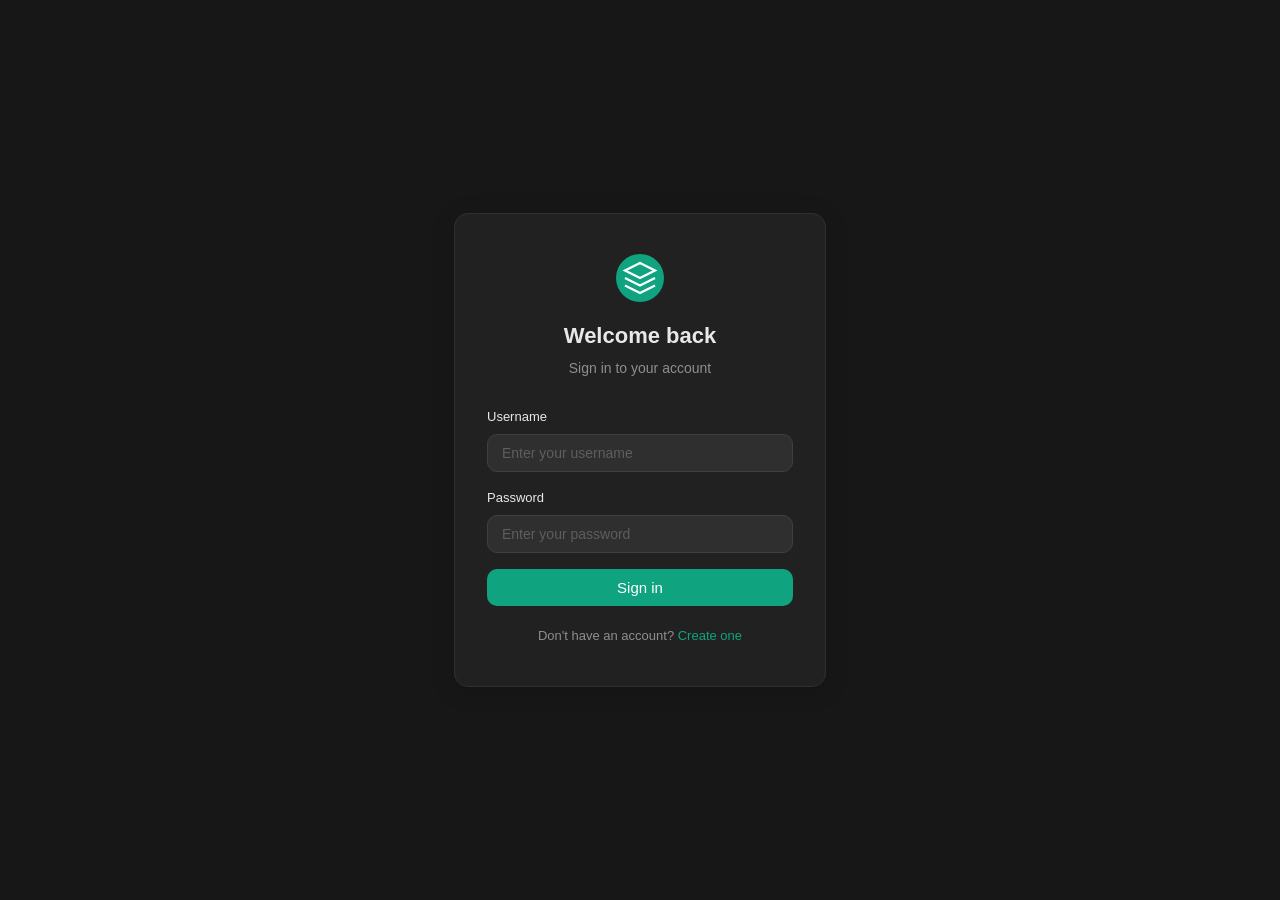
<file: templates/login.html>
<!DOCTYPE html>
<html lang="en">
<head>
<meta charset="UTF-8">
<meta name="viewport" content="width=device-width, initial-scale=1.0">
<title>Login - Tysor Security AI</title>
<link rel="stylesheet" href="/static/style.css">
</head>
<body class="auth-page">
<div class="auth-container">
  <div class="auth-card">
    <div class="auth-logo">
      <svg width="36" height="36" viewBox="0 0 24 24" fill="none" stroke="currentColor" stroke-width="1.5"><path d="M12 2L2 7l10 5 10-5-10-5zM2 17l10 5 10-5M2 12l10 5 10-5"/></svg>
    </div>
    <h1>Welcome back</h1>
    <p class="auth-sub">Sign in to your account</p>
    <form id="loginForm" class="auth-form">
      <div class="form-group">
        <label for="username">Username</label>
        <input type="text" id="username" placeholder="Enter your username" required autocomplete="username">
      </div>
      <div class="form-group">
        <label for="password">Password</label>
        <input type="password" id="password" placeholder="Enter your password" required autocomplete="current-password">
      </div>
      <div id="loginError" class="form-error" style="display:none"></div>
      <button type="submit" class="btn-auth" id="loginBtn">Sign in</button>
    </form>
    <p class="auth-link">Don't have an account? <a href="/register">Create one</a></p>
  </div>
</div>
<script>
const form = document.getElementById('loginForm');
const errorEl = document.getElementById('loginError');
const btn = document.getElementById('loginBtn');

form.addEventListener('submit', async (e) => {
  e.preventDefault();
  errorEl.style.display = 'none';
  btn.disabled = true;
  btn.textContent = 'Signing in...';

  try {
    const resp = await fetch('/api/auth/login', {
      method: 'POST',
      headers: { 'Content-Type': 'application/json' },
      body: JSON.stringify({ username: form.username.value.trim(), password: form.password.value })
    });
    const data = await resp.json();
    if (!resp.ok) {
      errorEl.textContent = data.detail || 'Login failed';
      errorEl.style.display = 'block';
      btn.disabled = false;
      btn.textContent = 'Sign in';
      return;
    }
    localStorage.setItem('ollama_token', data.token);
    window.location.href = data.role === 'admin' ? '/admin' : '/chat';
  } catch (e) {
    errorEl.textContent = 'Connection error';
    errorEl.style.display = 'block';
    btn.disabled = false;
    btn.textContent = 'Sign in';
  }
});
</script>
</body>
</html>
</file>
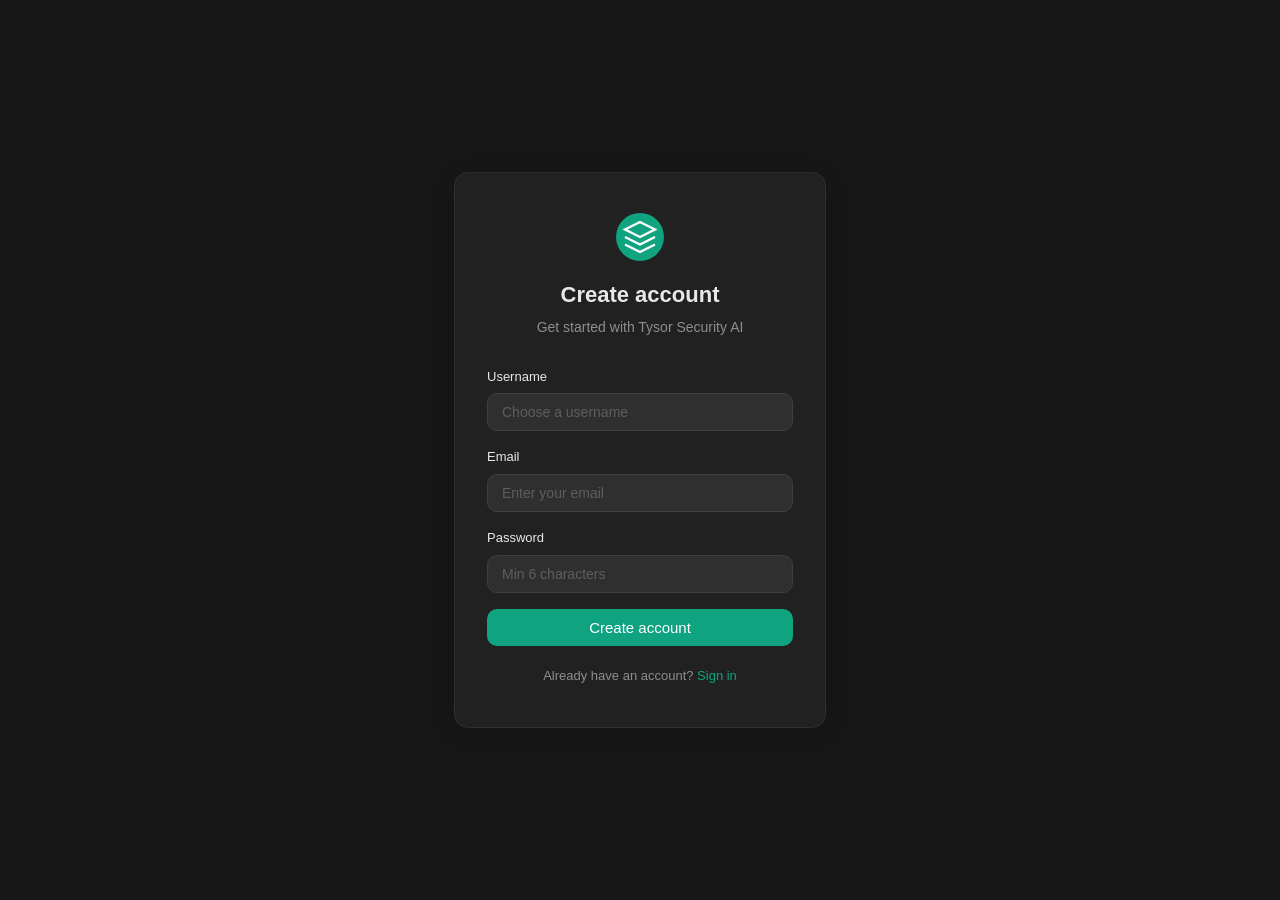
<file: templates/register.html>
<!DOCTYPE html>
<html lang="en">
<head>
<meta charset="UTF-8">
<meta name="viewport" content="width=device-width, initial-scale=1.0">
<title>Register - Tysor Security AI</title>
<link rel="stylesheet" href="/static/style.css">
</head>
<body class="auth-page">
<div class="auth-container">
  <div class="auth-card">
    <div class="auth-logo">
      <svg width="36" height="36" viewBox="0 0 24 24" fill="none" stroke="currentColor" stroke-width="1.5"><path d="M12 2L2 7l10 5 10-5-10-5zM2 17l10 5 10-5M2 12l10 5 10-5"/></svg>
    </div>
    <h1>Create account</h1>
    <p class="auth-sub">Get started with Tysor Security AI</p>
    <form id="registerForm" class="auth-form">
      <div class="form-group">
        <label for="username">Username</label>
        <input type="text" id="username" placeholder="Choose a username" required minlength="3" autocomplete="username">
      </div>
      <div class="form-group">
        <label for="email">Email</label>
        <input type="email" id="email" placeholder="Enter your email" required autocomplete="email">
      </div>
      <div class="form-group">
        <label for="password">Password</label>
        <input type="password" id="password" placeholder="Min 6 characters" required minlength="6" autocomplete="new-password">
      </div>
      <div id="registerError" class="form-error" style="display:none"></div>
      <button type="submit" class="btn-auth" id="registerBtn">Create account</button>
    </form>
    <p class="auth-link">Already have an account? <a href="/login">Sign in</a></p>
  </div>
</div>
<script>
const form = document.getElementById('registerForm');
const errorEl = document.getElementById('registerError');
const btn = document.getElementById('registerBtn');

form.addEventListener('submit', async (e) => {
  e.preventDefault();
  errorEl.style.display = 'none';
  btn.disabled = true;
  btn.textContent = 'Creating account...';

  try {
    const resp = await fetch('/api/auth/register', {
      method: 'POST',
      headers: { 'Content-Type': 'application/json' },
      body: JSON.stringify({
        username: form.username.value.trim(),
        email: form.email.value.trim(),
        password: form.password.value
      })
    });
    const data = await resp.json();
    if (!resp.ok) {
      errorEl.textContent = data.detail || 'Registration failed';
      errorEl.style.display = 'block';
      btn.disabled = false;
      btn.textContent = 'Create account';
      return;
    }
    localStorage.setItem('ollama_token', data.token);
    window.location.href = data.role === 'admin' ? '/admin' : '/chat';
  } catch (e) {
    errorEl.textContent = 'Connection error';
    errorEl.style.display = 'block';
    btn.disabled = false;
    btn.textContent = 'Create account';
  }
});
</script>
</body>
</html>
</file>
<file: static/style.css>
:root {
  --sidebar-bg: #171717;
  --sidebar-hover: #2a2a2a;
  --sidebar-active: #333;
  --sidebar-text: #b4b4b4;
  --sidebar-text-hover: #fff;
  --main-bg: #212121;
  --chat-bg: #212121;
  --input-bg: #2f2f2f;
  --input-border: #3f3f3f;
  --input-focus: #6b6b6b;
  --text-primary: #e8e8e8;
  --text-secondary: #8e8e8e;
  --text-muted: #5e5e5e;
  --accent: #10a37f;
  --accent-hover: #0d8c6d;
  --user-bubble: #2f2f2f;
  --assistant-bubble: transparent;
  --border-color: #2f2f2f;
  --danger: #ef5350;
  --danger-hover: #e53935;
  --radius-sm: 6px;
  --radius-md: 10px;
  --radius-lg: 14px;
  --shadow: 0 0 10px rgba(0,0,0,0.2);
  --font: 'Segoe UI', -apple-system, BlinkMacSystemFont, Roboto, Oxygen, Ubuntu, sans-serif;
  --font-mono: 'Cascadia Code', 'Fira Code', 'Consolas', monospace;
}

[data-theme="light"] {
  --sidebar-bg: #f7f7f8;
  --sidebar-hover: #e5e5e5;
  --sidebar-active: #dcdcdc;
  --sidebar-text: #666;
  --sidebar-text-hover: #111;
  --main-bg: #ffffff;
  --chat-bg: #ffffff;
  --input-bg: #ffffff;
  --input-border: #d9d9e3;
  --input-focus: #10a37f;
  --text-primary: #1a1a1a;
  --text-secondary: #6b6b6b;
  --text-muted: #acacbe;
  --user-bubble: #f4f4f8;
  --assistant-bubble: transparent;
  --border-color: #e5e5e5;
  --shadow: 0 0 10px rgba(0,0,0,0.05);
}

*, *::before, *::after { box-sizing: border-box; margin: 0; padding: 0; }

html, body { height: 100%; overflow: hidden; font-size: 15px; }

body {
  font-family: var(--font);
  background: var(--main-bg);
  color: var(--text-primary);
  line-height: 1.6;
  -webkit-font-smoothing: antialiased;
}

#app { display: flex; height: 100vh; }

/* === SIDEBAR === */
.sidebar {
  width: 260px;
  min-width: 260px;
  background: var(--sidebar-bg);
  display: flex;
  flex-direction: column;
  overflow: hidden;
  transition: transform 0.2s ease;
}

.sidebar-header {
  padding: 12px;
}

.btn-new-chat {
  width: 100%;
  display: flex;
  align-items: center;
  gap: 10px;
  padding: 10px 14px;
  border: 1px solid var(--border-color);
  background: none;
  color: var(--sidebar-text-hover);
  border-radius: var(--radius-md);
  cursor: pointer;
  font-size: 13px;
  transition: background 0.15s;
}
.btn-new-chat:hover { background: var(--sidebar-hover); }

.conversation-list {
  flex: 1;
  overflow-y: auto;
  padding: 4px 8px;
}

.conv-item {
  display: flex;
  align-items: center;
  gap: 8px;
  padding: 8px 12px;
  margin: 1px 0;
  border-radius: var(--radius-md);
  cursor: pointer;
  font-size: 13px;
  color: var(--sidebar-text);
  transition: background 0.15s;
  position: relative;
}
.conv-item:hover { background: var(--sidebar-hover); color: var(--sidebar-text-hover); }
.conv-item.active { background: var(--sidebar-active); color: var(--sidebar-text-hover); }

.conv-item .conv-title {
  flex: 1;
  overflow: hidden;
  text-overflow: ellipsis;
  white-space: nowrap;
}

.conv-item .conv-del {
  background: none; border: none; color: var(--sidebar-text);
  cursor: pointer; font-size: 14px; padding: 2px 6px; border-radius: 4px;
  opacity: 0; transition: opacity 0.15s;
  line-height: 1;
}
.conv-item:hover .conv-del { opacity: 0.6; }
.conv-item .conv-del:hover { opacity: 1 !important; color: var(--danger); }

.sidebar-bottom {
  border-top: 1px solid var(--border-color);
  padding: 8px;
}

.sidebar-item {
  display: flex;
  align-items: center;
  gap: 10px;
  padding: 10px 12px;
  border-radius: var(--radius-md);
  cursor: pointer;
  font-size: 13px;
  color: var(--sidebar-text);
  transition: background 0.15s;
  user-select: none;
}
.sidebar-item:hover { background: var(--sidebar-hover); color: var(--sidebar-text-hover); }

.settings-details summary {
  list-style: none;
  display: flex;
  align-items: center;
  gap: 10px;
  padding: 10px 12px;
  border-radius: var(--radius-md);
  cursor: pointer;
  font-size: 13px;
  color: var(--sidebar-text);
  transition: background 0.15s;
}
.settings-details summary:hover { background: var(--sidebar-hover); color: var(--sidebar-text-hover); }
.settings-details summary::-webkit-details-marker { display: none; }

.settings-body {
  padding: 0 12px 12px;
  display: flex;
  flex-direction: column;
  gap: 12px;
}

.setting-group {
  padding-bottom: 12px;
  border-bottom: 1px solid var(--border-color);
}

.setting-group label {
  display: flex;
  justify-content: space-between;
  align-items: center;
  font-size: 12px;
  color: var(--sidebar-text);
  margin-bottom: 4px;
}

.setting-val { color: var(--accent); font-weight: 500; }

.model-select-wrapper {
  display: flex;
  gap: 4px;
}

.model-select-wrapper select {
  flex: 1;
  padding: 6px 8px;
  background: var(--sidebar-hover);
  border: 1px solid var(--border-color);
  border-radius: var(--radius-sm);
  color: var(--sidebar-text-hover);
  font-size: 12px;
  cursor: pointer;
  outline: none;
}

.model-combo-wrapper {
  display: flex;
  gap: 4px;
  position: relative;
}

.model-dropdown {
  position: absolute;
  top: calc(100% + 4px);
  left: 0;
  right: 36px;
  max-height: 320px;
  overflow-y: auto;
  background: var(--sidebar-bg);
  border: 1px solid var(--border-color);
  border-radius: var(--radius-md);
  z-index: 200;
  box-shadow: 0 8px 24px rgba(0,0,0,0.4);
}

.model-dropdown-header {
  padding: 6px 10px;
  font-size: 10px;
  font-weight: 600;
  color: var(--text-muted);
  text-transform: uppercase;
  letter-spacing: 0.8px;
  background: var(--main-bg);
  border-bottom: 1px solid var(--border-color);
  position: sticky;
  top: 0;
}

.model-dropdown-item {
  display: flex;
  align-items: center;
  gap: 8px;
  padding: 7px 10px;
  cursor: pointer;
  font-size: 12px;
  color: var(--text-primary);
  transition: background 0.1s;
  border-bottom: 1px solid var(--border-color);
}
.model-dropdown-item:last-child { border-bottom: none; }
.model-dropdown-item:hover {
  background: var(--sidebar-hover);
}
.model-dropdown-item .mdl-dot {
  width: 6px; height: 6px; border-radius: 50%; flex-shrink: 0;
}
.model-dropdown-item .mdl-dot.installed { background: #22c55e; }
.model-dropdown-item .mdl-dot.uninstalled { background: var(--text-muted); }
.model-dropdown-item .mdl-name { flex: 1; font-weight: 500; white-space: nowrap; overflow: hidden; text-overflow: ellipsis; }
.model-dropdown-item .mdl-desc { font-size: 11px; color: var(--text-secondary); white-space: nowrap; overflow: hidden; text-overflow: ellipsis; }
.model-dropdown-item .mdl-cat { font-size: 10px; color: var(--text-muted); padding: 1px 6px; border-radius: 4px; background: var(--sidebar-hover); flex-shrink: 0; }
.model-dropdown-item .mdl-pull-badge { font-size: 10px; color: var(--accent); flex-shrink: 0; }

.model-dropdown-item.selected {
  background: var(--sidebar-active);
}

.model-dropdown-empty {
  padding: 16px;
  text-align: center;
  color: var(--text-muted);
  font-size: 12px;
}

.pull-input {
  flex: 1;
  padding: 5px 8px;
  background: var(--sidebar-hover);
  border: 1px solid var(--border-color);
  border-radius: var(--radius-sm);
  color: var(--sidebar-text-hover);
  font-size: 11px;
  outline: none;
}

.btn-pull {
  padding: 5px 12px;
  background: var(--accent);
  color: #fff;
  border: none;
  border-radius: var(--radius-sm);
  cursor: pointer;
  font-size: 11px;
  font-weight: 500;
}

.btn-pull:disabled { opacity: 0.5; cursor: not-allowed; }

.pull-status {
  font-size: 11px;
  margin-top: 4px;
  color: var(--sidebar-text);
  min-height: 16px;
}

.pull-status.pulling { color: var(--accent); }
.pull-status.success { color: #22c55e; }
.pull-status.error { color: #ef4444; }

/* ── Admin inline section ── */
.admin-quick-stats { display: flex; gap: 6px; flex-wrap: wrap; margin-top: 6px; }
.admin-qstat { flex:1; min-width:60px; background:var(--sidebar-hover); border-radius:var(--radius-sm); padding:6px 8px; text-align:center; }
.admin-qstat .qval { font-size:16px; font-weight:700; color:var(--sidebar-text-hover); }
.admin-qstat .qlbl { font-size:9px; color:var(--sidebar-text); text-transform:uppercase; }

.admin-tabs { display:flex; gap:2px; }
.admin-tab-btn { flex:1; padding:4px; background:var(--sidebar-hover); border:1px solid var(--border-color); border-radius:var(--radius-sm); color:var(--sidebar-text); cursor:pointer; font-size:10px; font-weight:500; transition:all 0.15s; }
.admin-tab-btn.active { background:var(--accent); color:#fff; border-color:var(--accent); }

.admin-tab-content { margin-top:6px; }

.admin-user-row, .admin-model-row, .admin-audit-row {
  display:flex; align-items:center; gap:4px; padding:4px 6px; border-radius:var(--radius-sm); font-size:11px; color:var(--sidebar-text); margin-bottom:2px;
}
.admin-user-row:hover, .admin-model-row:hover { background:var(--sidebar-hover); }
.admin-user-row .uname { flex:1; overflow:hidden; text-overflow:ellipsis; white-space:nowrap; color:var(--sidebar-text-hover); }
.admin-user-row .urole { font-size:10px; padding:1px 6px; border-radius:10px; background:var(--sidebar-hover); }
.admin-user-row .urole.admin { background:var(--accent); color:#fff; }
.admin-user-row .ustatus { font-size:10px; }

.admin-act-btn { background:none; border:none; color:var(--sidebar-text); cursor:pointer; font-size:12px; padding:2px 4px; border-radius:3px; }
.admin-act-btn:hover { background:var(--sidebar-active); color:var(--sidebar-text-hover); }
.admin-act-btn.danger:hover { color:var(--danger); }

.btn-icon {
  background: var(--sidebar-hover);
  border: 1px solid var(--border-color);
  color: var(--sidebar-text);
  cursor: pointer;
  font-size: 14px;
  padding: 4px 8px;
  border-radius: var(--radius-sm);
  transition: background 0.15s;
}
.btn-icon:hover { background: var(--sidebar-active); color: var(--sidebar-text-hover); }

.setting-group textarea {
  width: 100%;
  padding: 6px 8px;
  background: var(--sidebar-hover);
  border: 1px solid var(--border-color);
  border-radius: var(--radius-sm);
  color: var(--sidebar-text-hover);
  font-size: 12px;
  resize: vertical;
  outline: none;
  font-family: var(--font);
}
.setting-group textarea:focus { border-color: var(--input-focus); }

.setting-group input[type="range"] {
  width: 100%;
  accent-color: var(--accent);
  height: 4px;
}

/* === MAIN === */
.main {
  flex: 1;
  display: flex;
  flex-direction: column;
  min-width: 0;
  background: var(--main-bg);
  position: relative;
}

.main-header {
  display: flex;
  align-items: center;
  justify-content: space-between;
  padding: 8px 16px;
  border-bottom: 1px solid var(--border-color);
}

.header-left {
  display: flex;
  align-items: center;
  gap: 8px;
}

.nav-controls { display: flex; gap: 2px; }

.btn-nav {
  background: none;
  border: none;
  color: var(--text-secondary);
  cursor: pointer;
  padding: 4px 8px;
  border-radius: var(--radius-sm);
  font-size: 14px;
  line-height: 1;
  transition: background 0.15s;
}
.btn-nav:hover { background: var(--user-bubble); color: var(--text-primary); }
.btn-nav:disabled { opacity: 0.3; cursor: not-allowed; }

.header-right {
  display: flex;
  align-items: center;
  gap: 8px;
}

.admin-header-btn a {
  font-size: 12px;
  color: var(--accent);
  text-decoration: none;
  padding: 4px 10px;
  border-radius: 100px;
  background: rgba(16, 163, 127, 0.1);
  transition: background 0.15s;
  font-weight: 500;
}
.admin-header-btn a:hover {
  background: rgba(16, 163, 127, 0.2);
}

.sidebar-toggle {
  background: none;
  border: none;
  color: var(--text-secondary);
  cursor: pointer;
  padding: 6px;
  border-radius: var(--radius-sm);
  display: none;
}
.sidebar-toggle:hover { background: var(--user-bubble); }

.model-badge {
  font-size: 12px;
  color: var(--text-secondary);
  background: var(--user-bubble);
  padding: 4px 12px;
  border-radius: 100px;
}

/* === CHAT === */
.chat-container {
  flex: 1;
  overflow-y: auto;
  display: flex;
  flex-direction: column;
}

.welcome {
  flex: 1;
  display: flex;
  flex-direction: column;
  align-items: center;
  justify-content: center;
  gap: 16px;
  padding: 32px;
  text-align: center;
}

.welcome-logo {
  width: 60px;
  height: 60px;
  border-radius: 50%;
  background: var(--accent);
  display: flex;
  align-items: center;
  justify-content: center;
  color: #fff;
}

.welcome h1 {
  font-size: 28px;
  font-weight: 600;
  color: var(--text-primary);
  letter-spacing: -0.5px;
}

.messages {
  flex: 1;
  padding: 0;
  width: 100%;
  display: flex;
  flex-direction: column;
  gap: 0;
}

.message {
  display: flex;
  gap: 16px;
  padding: 16px 16px 16px calc((100% - 720px) / 2 + 16px);
  width: 100%;
  animation: fadeIn 0.2s ease;
}

@keyframes fadeIn {
  from { opacity: 0; }
  to { opacity: 1; }
}

.message.user {
  background: var(--chat-bg);
}
.message.assistant {
  background: var(--assistant-bubble);
}

.message .avatar {
  width: 30px;
  height: 30px;
  border-radius: 50%;
  display: flex;
  align-items: center;
  justify-content: center;
  font-size: 13px;
  flex-shrink: 0;
  margin-top: 2px;
}

.message.user .avatar {
  background: #5436da;
  color: #fff;
}

.message.assistant .avatar {
  background: var(--accent);
  color: #fff;
}

.message .msg-body {
  flex: 1;
  min-width: 0;
  max-width: 720px;
}

.message .msg-content {
  font-size: 15px;
  line-height: 1.7;
  word-wrap: break-word;
  overflow-wrap: break-word;
  color: var(--text-primary);
}

.message .msg-content p { margin: 0 0 12px; }
.message .msg-content p:last-child { margin-bottom: 0; }
.message .msg-content p:empty { display: none; }

.message .msg-content h1, .message .msg-content h2, .message .msg-content h3, .message .msg-content h4 {
  margin: 20px 0 10px; font-weight: 600; letter-spacing: -0.3px;
}
.message .msg-content h1 { font-size: 22px; }
.message .msg-content h2 { font-size: 18px; }
.message .msg-content h3 { font-size: 16px; }
.message .msg-content h4 { font-size: 15px; }

.message .msg-content pre {
  background: #111;
  border: 1px solid #2f2f2f;
  border-radius: var(--radius-md);
  padding: 14px;
  overflow-x: auto;
  margin: 12px 0;
  font-size: 13px;
  line-height: 1.5;
}

[data-theme="light"] .message .msg-content pre {
  background: #f7f7f8;
  border-color: #e5e5e5;
}

.message .msg-content code {
  font-family: var(--font-mono);
  font-size: 13px;
}

.message .msg-content :not(pre) > code {
  background: var(--user-bubble);
  padding: 2px 6px;
  border-radius: 4px;
  font-size: 13px;
  color: var(--accent);
}

.message .msg-content ul, .message .msg-content ol {
  padding-left: 24px;
  margin: 8px 0;
}

.message .msg-content li { margin: 4px 0; }

.message .msg-content blockquote {
  border-left: 3px solid var(--accent);
  padding-left: 14px;
  margin: 12px 0;
  color: var(--text-secondary);
}

.trace-panel {
  display: flex;
  flex-direction: column;
  gap: 12px;
  margin: 4px 0 16px;
}

.trace-card {
  border: 1px solid var(--border-color);
  border-radius: var(--radius-md);
  padding: 14px 16px;
  background: rgba(255, 255, 255, 0.03);
  color: var(--text-primary);
}

.trace-card.trace-thought,
.trace-card.trace-action,
.trace-card.trace-thought-action {
  background: rgba(239, 83, 80, 0.07);
  border-color: rgba(239, 83, 80, 0.34);
}

.trace-card.trace-observation {
  background: rgba(255, 255, 255, 0.05);
  border-color: rgba(142, 142, 142, 0.28);
}

[data-theme="light"] .trace-card {
  background: #f8fafc;
}

[data-theme="light"] .trace-card.trace-thought,
[data-theme="light"] .trace-card.trace-action,
[data-theme="light"] .trace-card.trace-thought-action {
  background: #fff7f7;
  border-color: #f1b7b7;
}

[data-theme="light"] .trace-card.trace-observation {
  background: #f7f7f8;
  border-color: #dedede;
}

.trace-line + .trace-line {
  margin-top: 4px;
}

.trace-label {
  display: inline;
  font-weight: 700;
  color: var(--text-primary);
}

.trace-label::after {
  content: ": ";
}

.trace-body {
  display: inline;
  color: var(--text-primary);
  white-space: normal;
}

.message .msg-content table {
  border-collapse: collapse;
  margin: 12px 0;
  width: 100%;
  font-size: 14px;
}

.message .msg-content th, .message .msg-content td {
  border: 1px solid var(--border-color);
  padding: 8px 12px;
  text-align: left;
}

.message .msg-content th {
  background: var(--user-bubble);
  font-weight: 600;
}

.message .msg-content hr {
  border: none; border-top: 1px solid var(--border-color); margin: 16px 0;
}

.message .msg-content a {
  color: var(--accent);
  text-decoration: none;
}
.message .msg-content a:hover { text-decoration: underline; }

.message .msg-actions {
  display: flex;
  gap: 4px;
  margin-top: 8px;
  opacity: 0;
  transition: opacity 0.15s;
}

.message:hover .msg-actions { opacity: 1; }

.msg-action-btn {
  background: none; border: none; color: var(--text-muted);
  cursor: pointer; font-size: 12px; padding: 4px 8px;
  border-radius: 4px; transition: color 0.15s;
}
.msg-action-btn:hover { color: var(--text-primary); background: var(--user-bubble); }

/* Typing indicator */
.typing-indicator {
  display: flex;
  gap: 4px;
  padding: 8px 0;
}

.typing-indicator span {
  width: 8px;
  height: 8px;
  background: var(--text-muted);
  border-radius: 50%;
  animation: typing 1.4s infinite ease-in-out;
}

.typing-indicator span:nth-child(2) { animation-delay: 0.2s; }
.typing-indicator span:nth-child(3) { animation-delay: 0.4s; }

@keyframes typing {
  0%, 60%, 100% { opacity: 0.3; transform: translateY(0); }
  30% { opacity: 1; transform: translateY(-4px); }
}

/* === INPUT === */
.input-area {
  padding: 0 16px 16px;
  background: var(--main-bg);
}

.input-wrapper {
  display: flex;
  align-items: flex-end;
  gap: 8px;
  max-width: 720px;
  margin: 0 auto;
  background: var(--input-bg);
  border: 1px solid var(--input-border);
  border-radius: var(--radius-lg);
  padding: 8px 8px 8px 16px;
  box-shadow: var(--shadow);
  transition: border-color 0.15s;
}

.input-wrapper:focus-within {
  border-color: var(--accent);
}

#messageInput {
  flex: 1;
  border: none;
  background: none;
  padding: 4px 0;
  color: var(--text-primary);
  font-size: 15px;
  font-family: inherit;
  resize: none;
  outline: none;
  max-height: 200px;
  line-height: 1.5;
}

#messageInput::placeholder { color: var(--text-muted); }

.btn-send, .btn-stop {
  width: 36px;
  height: 36px;
  border: none;
  border-radius: 8px;
  cursor: pointer;
  display: flex;
  align-items: center;
  justify-content: center;
  flex-shrink: 0;
  transition: background 0.15s;
}

.btn-send {
  background: var(--accent);
  color: #fff;
}
.btn-send:hover { background: var(--accent-hover); }
.btn-send:disabled { opacity: 0.4; cursor: not-allowed; background: var(--input-border); }

.btn-stop {
  background: var(--user-bubble);
  color: var(--text-primary);
}
.btn-stop:hover { background: var(--border-color); }

.input-disclaimer {
  max-width: 720px;
  margin: 8px auto 0;
  text-align: center;
  font-size: 11px;
  color: var(--text-muted);
}

/* === MODAL === */
.modal {
  position: fixed;
  inset: 0;
  z-index: 100;
  display: flex;
  align-items: center;
  justify-content: center;
}

.modal-backdrop {
  position: absolute;
  inset: 0;
  background: rgba(0,0,0,0.6);
}

.modal-content {
  position: relative;
  background: var(--main-bg);
  border: 1px solid var(--border-color);
  border-radius: var(--radius-lg);
  padding: 24px;
  max-width: 400px;
  width: 90%;
  box-shadow: 0 20px 60px rgba(0,0,0,0.4);
}

.modal-content p {
  margin-bottom: 20px;
  font-size: 14px;
  line-height: 1.5;
}

.modal-actions {
  display: flex;
  gap: 8px;
  justify-content: flex-end;
}

.btn-cancel, .btn-danger {
  padding: 8px 20px;
  border: none;
  border-radius: var(--radius-md);
  cursor: pointer;
  font-size: 13px;
  font-weight: 500;
  transition: background 0.15s;
}

.btn-cancel {
  background: var(--user-bubble);
  color: var(--text-primary);
}
.btn-cancel:hover { background: var(--border-color); }

.btn-danger {
  background: var(--danger);
  color: #fff;
}
.btn-danger:hover { background: var(--danger-hover); }

/* === SCROLLBAR === */
::-webkit-scrollbar { width: 6px; }
::-webkit-scrollbar-track { background: transparent; }
::-webkit-scrollbar-thumb { background: var(--border-color); border-radius: 3px; }
::-webkit-scrollbar-thumb:hover { background: var(--text-muted); }

/* === SIDEBAR USER === */
.sidebar-divider { height: 1px; background: var(--border-color); margin: 4px 8px; }

.sidebar-user {
  display: flex;
  align-items: center;
  gap: 8px;
  padding: 8px 12px;
  border-radius: var(--radius-md);
  margin: 0 4px;
}

.sidebar-user .user-avatar {
  width: 28px; height: 28px; border-radius: 50%;
  display: flex; align-items: center; justify-content: center;
  font-size: 14px; flex-shrink: 0;
}

.sidebar-user .user-info {
  flex: 1; min-width: 0;
  display: flex; flex-direction: column;
  font-size: 12px; color: var(--sidebar-text-hover);
}

.btn-logout {
  background: none; border: none; color: var(--sidebar-text);
  cursor: pointer; padding: 4px; border-radius: 4px;
  display: flex; align-items: center; transition: color 0.15s;
}
.btn-logout:hover { color: var(--danger); }

/* === AUTH PAGES === */
.auth-page {
  display: flex; align-items: center; justify-content: center;
  min-height: 100vh; overflow: auto;
  background: var(--sidebar-bg);
}

.auth-container {
  width: 100%; max-width: 420px; padding: 24px;
}

.auth-card {
  background: var(--main-bg);
  border: 1px solid var(--border-color);
  border-radius: var(--radius-lg);
  padding: 40px 32px;
  box-shadow: 0 4px 24px rgba(0,0,0,0.15);
}

.auth-logo {
  width: 48px; height: 48px;
  border-radius: 50%;
  background: var(--accent);
  display: flex; align-items: center; justify-content: center;
  color: #fff; margin: 0 auto 16px;
}

.auth-card h1 {
  text-align: center; font-size: 22px; font-weight: 600;
  margin-bottom: 4px; color: var(--text-primary);
}

.auth-sub {
  text-align: center; font-size: 14px; color: var(--text-secondary);
  margin-bottom: 28px;
}

.auth-form { display: flex; flex-direction: column; gap: 16px; }

.form-group { display: flex; flex-direction: column; gap: 6px; }
.form-group label { font-size: 13px; font-weight: 500; color: var(--text-primary); }
.form-group input {
  padding: 10px 14px;
  background: var(--input-bg);
  border: 1px solid var(--input-border);
  border-radius: var(--radius-md);
  color: var(--text-primary);
  font-size: 14px;
  outline: none;
  transition: border-color 0.15s;
}
.form-group input:focus { border-color: var(--accent); }
.form-group input::placeholder { color: var(--text-muted); }

.form-error {
  padding: 10px 14px;
  background: rgba(239, 83, 80, 0.1);
  border: 1px solid var(--danger);
  border-radius: var(--radius-md);
  color: var(--danger);
  font-size: 13px;
}

.btn-auth {
  width: 100%; padding: 10px;
  background: var(--accent); color: #fff;
  border: none; border-radius: var(--radius-md);
  font-size: 15px; font-weight: 500; cursor: pointer;
  transition: background 0.15s;
}
.btn-auth:hover { background: var(--accent-hover); }
.btn-auth:disabled { opacity: 0.6; cursor: not-allowed; }

.auth-link {
  text-align: center; font-size: 13px; color: var(--text-secondary);
  margin-top: 20px;
}
.auth-link a { color: var(--accent); text-decoration: none; font-weight: 500; }
.auth-link a:hover { text-decoration: underline; }

/* === SETTINGS MODAL === */
.settings-overlay {
  position: fixed;
  inset: 0;
  z-index: 200;
  display: flex;
  align-items: center;
  justify-content: center;
}
.settings-backdrop {
  position: absolute;
  inset: 0;
  background: rgba(0,0,0,0.6);
}
.settings-modal {
  position: relative;
  background: var(--main-bg);
  border: 1px solid var(--border-color);
  border-radius: var(--radius-lg);
  width: 90%;
  max-width: 480px;
  max-height: 80vh;
  box-shadow: 0 20px 60px rgba(0,0,0,0.4);
  display: flex;
  flex-direction: column;
}
.settings-modal-header {
  display: flex;
  align-items: center;
  justify-content: space-between;
  padding: 16px 20px;
  border-bottom: 1px solid var(--border-color);
  flex-shrink: 0;
}
.settings-modal-header h3 {
  font-size: 16px;
  font-weight: 600;
  color: var(--text-primary);
}
.settings-close-btn {
  width: 32px;
  height: 32px;
  border: none;
  background: none;
  color: var(--text-secondary);
  font-size: 18px;
  cursor: pointer;
  border-radius: 8px;
  display: flex;
  align-items: center;
  justify-content: center;
  transition: background 0.15s;
}
.settings-close-btn:hover {
  background: var(--user-bubble);
  color: var(--text-primary);
}
.settings-modal-body {
  padding: 16px 20px;
  overflow-y: auto;
  display: flex;
  flex-direction: column;
  gap: 12px;
}

/* === RAG TOGGLE + PANEL === */
.btn-rag-toggle {
  width: 32px;
  height: 32px;
  border: none;
  border-radius: 8px;
  cursor: pointer;
  flex-shrink: 0;
  background: transparent;
  color: var(--text-muted);
  font-size: 16px;
  display: flex;
  align-items: center;
  justify-content: center;
  transition: all 0.15s;
  line-height: 1;
}
.btn-rag-toggle:hover {
  background: var(--user-bubble);
  color: var(--text-primary);
}
.btn-rag-toggle.active {
  background: var(--accent);
  color: #fff;
}

.rag-panel {
  max-width: 720px;
  margin: 8px auto 0;
  background: var(--input-bg);
  border: 1px solid var(--input-border);
  border-radius: var(--radius-md);
  padding: 12px 16px;
  box-shadow: var(--shadow);
}
.rag-panel-header {
  display: flex;
  align-items: center;
  justify-content: space-between;
  margin-bottom: 8px;
  font-size: 12px;
  font-weight: 600;
  color: var(--text-secondary);
}
.rag-panel-close {
  width: 24px;
  height: 24px;
  border: none;
  background: none;
  color: var(--text-muted);
  font-size: 14px;
  cursor: pointer;
  border-radius: 4px;
  display: flex;
  align-items: center;
  justify-content: center;
  transition: background 0.15s;
}
.rag-panel-close:hover {
  background: var(--user-bubble);
  color: var(--text-primary);
}

.rag-dropzone {
  border: 2px dashed var(--input-border);
  border-radius: var(--radius-md);
  padding: 24px 16px;
  text-align: center;
  cursor: pointer;
  transition: all 0.2s;
  position: relative;
}
.rag-dropzone:hover {
  border-color: var(--accent);
  background: var(--sidebar-hover);
}
.rag-dropzone.dragover {
  border-color: var(--accent);
  background: rgba(16, 163, 127, 0.08);
}
.rag-dropzone-content {
  display: flex;
  flex-direction: column;
  align-items: center;
  gap: 6px;
  pointer-events: none;
}
.rag-dropzone-icon {
  font-size: 28px;
  line-height: 1;
}
.rag-dropzone-text {
  font-size: 13px;
  color: var(--text-secondary);
  font-weight: 500;
}
.rag-dropzone-hint {
  font-size: 10px;
  color: var(--text-muted);
}
.rag-upload-status {
  font-size: 11px;
  margin-top: 6px;
  min-height: 16px;
  color: var(--text-secondary);
}
.rag-upload-status.pulling { color: var(--accent); }
.rag-upload-status.success { color: #22c55e; }
.rag-upload-status.error { color: #ef4444; }
.rag-file-list {
  margin-top: 8px;
  display: flex;
  flex-direction: column;
  gap: 4px;
}
.rag-file-item {
  display: flex;
  align-items: center;
  gap: 8px;
  padding: 6px 8px;
  background: var(--sidebar-bg);
  border-radius: var(--radius-sm);
  font-size: 12px;
  color: var(--text-primary);
}
.rag-file-item .file-icon { font-size: 14px; }
.rag-file-item .file-name {
  flex: 1;
  overflow: hidden;
  text-overflow: ellipsis;
  white-space: nowrap;
}
.rag-file-item .file-chunks {
  font-size: 10px;
  color: var(--accent);
  flex-shrink: 0;
}
.rag-file-item .file-del {
  background: none;
  border: none;
  color: var(--text-muted);
  cursor: pointer;
  font-size: 14px;
  padding: 0 4px;
  line-height: 1;
  border-radius: 3px;
}
.rag-file-item .file-del:hover {
  color: var(--danger);
}
.rag-file-list-empty {
  padding: 8px 0;
  font-size: 11px;
  color: var(--text-muted);
  text-align: center;
}

/* === RESPONSIVE === */
@media (max-width: 768px) {
  .sidebar {
    position: fixed;
    inset: 0;
    width: 100%;
    z-index: 50;
    transform: translateX(-100%);
  }
  .sidebar.open { transform: translateX(0); }
  .sidebar-toggle { display: flex; }
  .message { padding: 16px; }
  .input-area { padding: 0 8px 12px; }
  .welcome h1 { font-size: 20px; }
  .welcome .features { grid-template-columns: 1fr; }
  .model-combobox .mc-dropdown { width: 100%; min-width: 0; }
  .rag-panel { width: 100%; right: 0; border-radius: 12px 0 0 12px; }
  .message code { font-size: 12px; word-break: break-all; }
  .admin-header-btn { font-size: 11px; padding: 4px 8px; }
  .settings-backdrop + .settings-modal { width: 100%; max-width: 100%; margin: 0; border-radius: 12px 12px 0 0; max-height: 90vh; top: auto; bottom: 0; }
  .dragoverlay .drop-content { padding: 20px; }
  .dragoverlay .drop-content .drop-icon { font-size: 32px; }
  .chat-container { padding: 0; }
  .messages-wrap { padding: 0 8px; }
}

@media (max-width: 480px) {
  .welcome { padding: 20px 12px; }
  .welcome h1 { font-size: 16px; }
  .welcome p { font-size: 12px; }
  .message { padding: 12px; font-size: 13px; }
  .message .msg-avatar { width: 28px; height: 28px; font-size: 12px; }
  .input-area-inner { gap: 4px; }
  .input-area-inner input { font-size: 13px; padding: 10px 12px; }
  .btn-rag-toggle, .btn-send, .btn-stop { width: 36px; height: 36px; font-size: 15px; }
  .conversation-item { padding: 10px 12px; }
  .conversation-item .ci-title { font-size: 12px; }
  .settings-modal { padding: 16px; }
  .model-combobox .mc-trigger { font-size: 12px; padding: 6px 10px; }
  .model-combobox .mc-trigger .mc-badge { display: none; }
  .model-combobox .mc-dropdown .mc-group-label { font-size: 10px; }
  .model-combobox .mc-dropdown .mc-option { font-size: 12px; padding: 6px 10px; }
  .rag-panel { width: 100%; }
  .rag-dropzone { padding: 16px; }
  .rag-dropzone .rag-dropzone-icon { font-size: 28px; }
  .rag-dropzone .rag-dropzone-text { font-size: 12px; }
}

@media (max-width: 1024px) {
  .admin-stats-grid { grid-template-columns: repeat(2, 1fr); }
  .admin-sys-grid { grid-template-columns: 1fr; }
}

@media (min-width: 1600px) {
  .chat-container { max-width: 900px; }
  .message { max-width: 900px; margin: 0 auto; }
  .welcome { max-width: 700px; }
}

/* Landscape phone fix */
@media (max-height: 480px) and (orientation: landscape) {
  .sidebar { padding-top: 4px; }
  .sidebar-header { padding: 8px 12px; }
  .sidebar-header .brand { font-size: 14px; }
  .conversation-item { padding: 6px 10px; }
  .conversation-item .ci-title { font-size: 11px; }
  .messages-wrap { padding-bottom: 60px; }
  .input-area { padding: 0 4px 4px; }
  .welcome { padding: 8px; }
  .welcome h1 { font-size: 16px; }
  .welcome .features { display: none; }
}

/* Print */
@media print {
  .sidebar, .input-area, .sidebar-toggle, .admin-header-btn, .model-combobox {
    display: none !important;
  }
  .messages-wrap { padding: 0; }
  .message { break-inside: avoid; }
}
</file>
